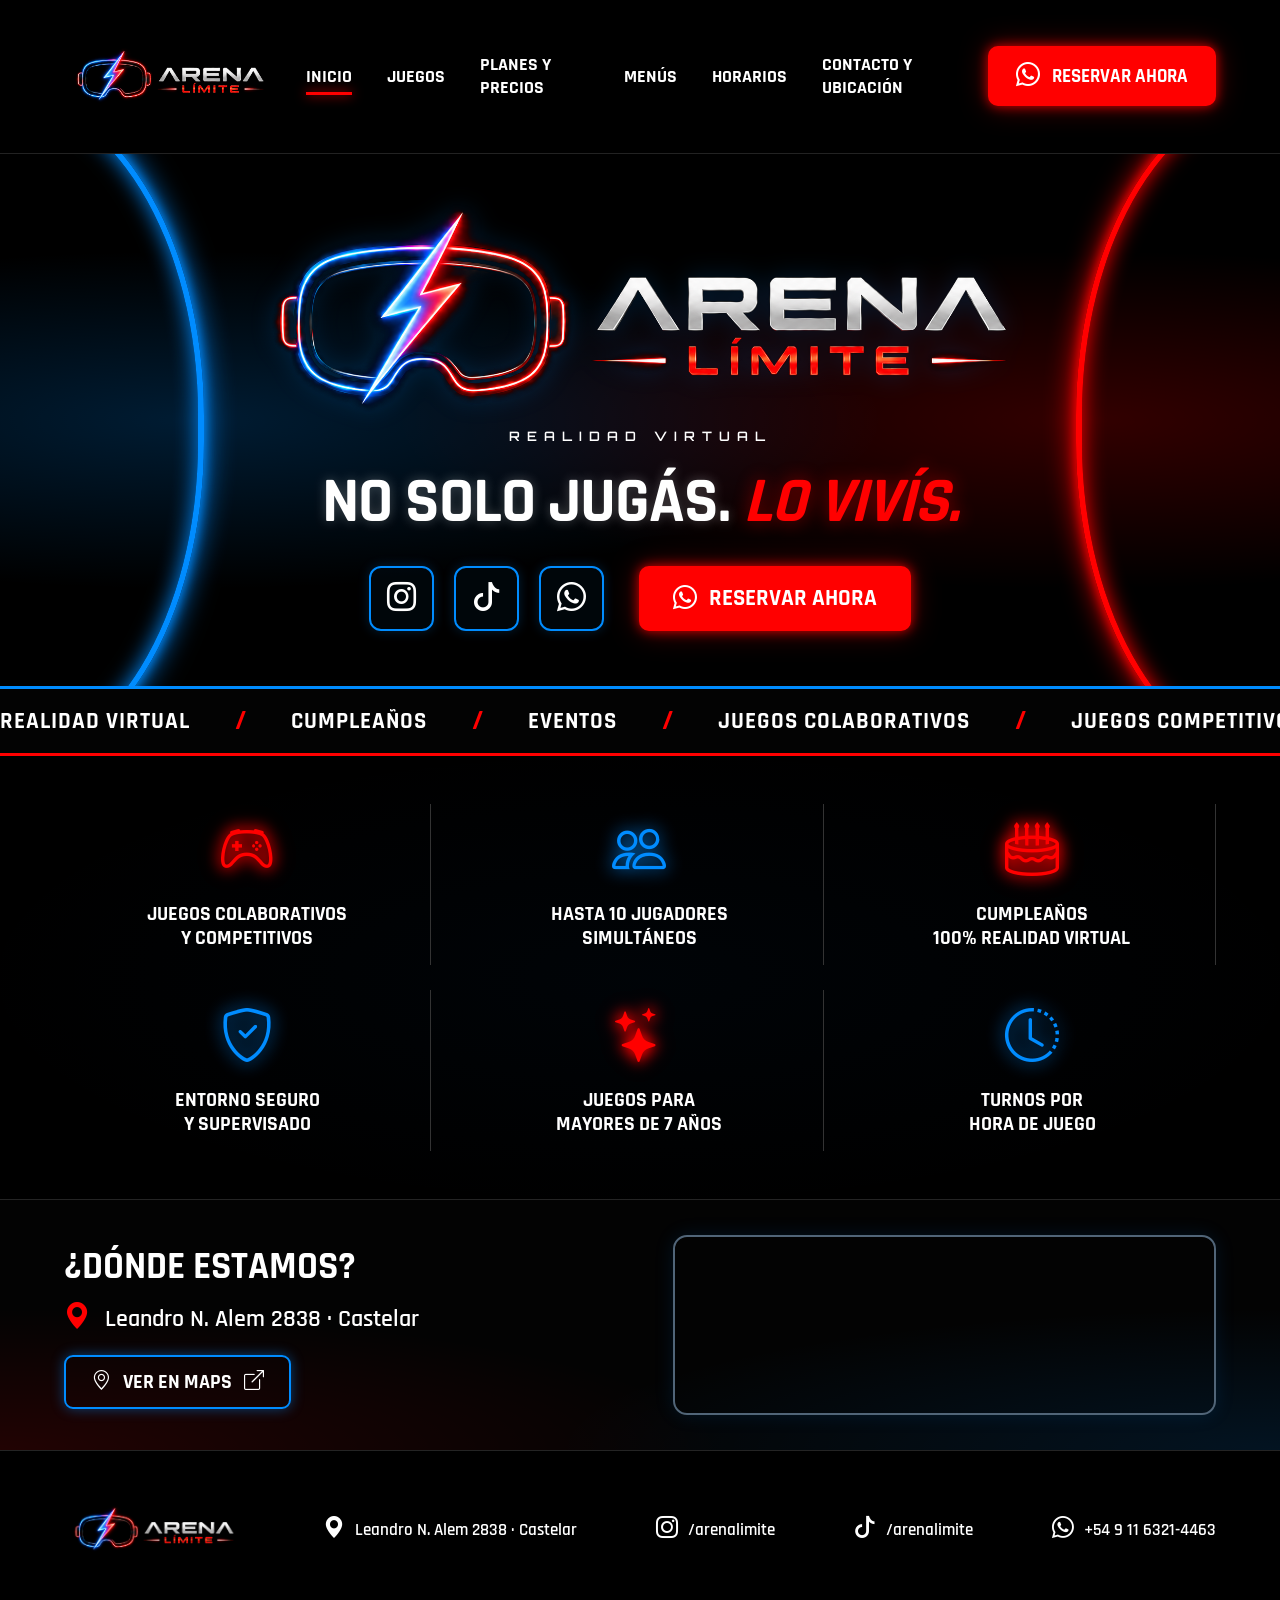
<file: index.html>
<!DOCTYPE html>
<html lang="es">
<head>
    <meta charset="UTF-8">
    <meta name="viewport" content="width=device-width, initial-scale=1.0">

    <title>Arena Límite | Realidad Virtual en Castelar</title>

    <!-- Google Fonts -->
    <link href="https://fonts.googleapis.com/css2?family=Rajdhani:wght@400;500;600;700&family=Orbitron:wght@500;600;700;800;900&display=swap" rel="stylesheet">

    <!-- Bootstrap Icons -->
    <link href="https://cdn.jsdelivr.net/npm/bootstrap-icons@1.11.3/font/bootstrap-icons.min.css" rel="stylesheet">

    <!-- CSS -->
    <link rel="stylesheet" href="/arena2026.css">
</head>

<body>

    <!-- HEADER -->
    <header class="header">
        <div class="header-container">

            <a href="index.html" class="header-logo">
                <img src="img/logoarena.png" alt="Arena Límite">
            </a>

            

<nav class="nav">
    <a href="index.html" class="active">INICIO</a>
    <a href="juegos.html">JUEGOS</a>
    <a href="planesyprecios.html">PLANES Y PRECIOS</a>
    <a href="menus.html">MENÚS</a>
    <a href="horarios.html">HORARIOS</a>
    <a href="contactoyubicacion.html">CONTACTO Y UBICACIÓN</a>
</nav>



            <a href="https://wa.me/5491163214463"
               target="_blank"
               rel="noopener noreferrer"
               class="btn-reservar header-reservar">
                <i class="bi bi-whatsapp"></i>
                RESERVAR AHORA
            </a>

        </div>
    </header>


    <!-- HERO -->
    <main>

        <section class="hero">

            <div class="hero-content">

                <img src="img/logoarena-transparente.png"
                     alt="Arena Límite Realidad Virtual"
                     class="hero-logo">

                <p class="hero-subtitle">REALIDAD VIRTUAL</p>

                <h1>
                    NO SOLO JUGÁS.
                    <span>LO VIVÍS.</span>
                </h1>

                <div class="hero-actions">

                    <div class="social-links">

                        <a href="https://www.instagram.com/arenalimite/"
                           target="_blank"
                           rel="noopener noreferrer"
                           aria-label="Instagram">
                            <i class="bi bi-instagram"></i>
                        </a>

                        <a href="https://www.tiktok.com/@arenalimite"
                           target="_blank"
                           rel="noopener noreferrer"
                           aria-label="TikTok">
                            <i class="bi bi-tiktok"></i>
                        </a>

                        <a href="https://wa.me/5491163214463"
                           target="_blank"
                           rel="noopener noreferrer"
                           aria-label="WhatsApp">
                            <i class="bi bi-whatsapp"></i>
                        </a>

                    </div>

                    <a href="https://wa.me/5491163214463"
                       target="_blank"
                       rel="noopener noreferrer"
                       class="btn-reservar hero-reservar">
                        <i class="bi bi-whatsapp"></i>
                        RESERVAR AHORA
                    </a>

                </div>

            </div>

        </section>


        <!-- FRANJA ANIMADA -->
        
<!-- FRANJA ANIMADA -->
<section class="ticker" aria-label="Nuestras experiencias">

    <div class="ticker-track">

        <div class="ticker-group">
            <span>REALIDAD VIRTUAL</span>
            <b>/</b>
            <span>CUMPLEAÑOS</span>
            <b>/</b>
            <span>EVENTOS</span>
            <b>/</b>
            <span>JUEGOS COLABORATIVOS</span>
            <b>/</b>
            <span>JUEGOS COMPETITIVOS</span>
            <b>/</b>
            <span>VENÍ A JUGAR SOLO O CON AMIGOS</span>
            <b>/</b>
            <span>RESERVÁ TU TURNO</span>
            <b>/</b>
        </div>

        <div class="ticker-group" aria-hidden="true">
            <span>REALIDAD VIRTUAL</span>
            <b>/</b>
            <span>CUMPLEAÑOS</span>
            <b>/</b>
            <span>EVENTOS</span>
            <b>/</b>
            <span>JUEGOS COLABORATIVOS</span>
            <b>/</b>
            <span>JUEGOS COMPETITIVOS</span>
            <b>/</b>
            <span>VENÍ A JUGAR SOLO O CON AMIGOS</span>
            <b>/</b>
            <span>RESERVÁ TU TURNO</span>
            <b>/</b>
        </div>

    </div>

</section>



       
<!-- EXPERIENCIAS -->
<section class="experiencias">

    <div class="experiencias-container">

        <article class="experiencia">
            <i class="bi bi-controller rojo"></i>
            <h2>JUEGOS COLABORATIVOS<br>Y COMPETITIVOS</h2>
        </article>

        <article class="experiencia">
            <i class="bi bi-people azul"></i>
            <h2>HASTA 10 JUGADORES<br>SIMULTÁNEOS</h2>
        </article>

        <article class="experiencia">
            <i class="bi bi-cake2 rojo"></i>
            <h2>CUMPLEAÑOS<br>100% REALIDAD VIRTUAL</h2>
        </article>

        <article class="experiencia">
            <i class="bi bi-shield-check azul"></i>
            <h2>ENTORNO SEGURO<br>Y SUPERVISADO</h2>
        </article>

        <article class="experiencia">
            <i class="bi bi-stars rojo"></i>
            <h2>JUEGOS PARA<br>MAYORES DE 7 AÑOS</h2>
        </article>

        <article class="experiencia">
            <i class="bi bi-clock-history azul"></i>
            <h2>TURNOS POR<br> HORA DE JUEGO</h2>
        </article>

    </div>

</section>



        <!-- UBICACIÓN -->
        <section class="ubicacion">

            <div class="ubicacion-container">

                <div class="ubicacion-info">

                    <h2>¿DÓNDE ESTAMOS?</h2>

                    <p>
                        <i class="bi bi-geo-alt-fill"></i>
                        Leandro N. Alem 2838 · Castelar
                    </p>

                    <a href="https://www.google.com/maps/place/Arena+L%C3%ADmite+-+Realidad+Virtual+Free+Roam+Zona+Oeste/@-34.641904,-58.6462343,906m/data=!3m2!1e3!4b1!4m6!3m5!1s0x95bcbf89a3e3fccf:0x24490e700951e10c!8m2!3d-34.641904!4d-58.6462343!16s%2Fg%2F11zh5_pyql?entry=ttu&g_ep=EgoyMDI2MTExOC4xIKXMDSoASAFQAw%3D%3D"
                       target="_blank"
                       rel="noopener noreferrer"
                       class="btn-maps">
                        <i class="bi bi-geo-alt"></i>
                        VER EN MAPS
                        <i class="bi bi-box-arrow-up-right"></i>
                    </a>

                </div>

                <div class="mapa">
                    

<iframe
    src="https://www.google.com/maps?q=Arena%20L%C3%ADmite%20Realidad%20Virtual%20Free%20Roam%20Zona%20Oeste%20Castelar&amp;output=embed"
    width="100%"
    height="300"
    style="border: 0; border-radius: 12px;"
    allowfullscreen
    loading="lazy"
    referrerpolicy="no-referrer-when-downgrade"
    title="Arena Límite - Realidad Virtual en Castelar">
</iframe>


                </div>

            </div>

        </section>

    </main>


    <!-- FOOTER -->
    <footer class="footer">

        <div class="footer-container">

            <a href="index.html" class="footer-logo">
                <img src="img/logoarena.png" alt="Arena Límite">
            </a>

            
<a href="https://www.google.com/maps/place/Arena+L%C3%ADmite+-+Realidad+Virtual+Free+Roam+Zona+Oeste/@-34.6418996,-58.6488092,906m/data=!3m2!1e3!4b1!4m6!3m5!1s0x95bcbf89a3e3fccf:0x24490e700951e10c!8m2!3d-34.641904!4d-58.6462343!16s%2Fg%2F11zh5_pyql?entry=ttu&amp;g_ep=EgoyMDI2MTExOC4xIKXMDSoASAFQAw%3D%3D"
   target="_blank"
   rel="noopener noreferrer">
    <i class="bi bi-geo-alt-fill"></i>
    Leandro N. Alem 2838 · Castelar
</a>


            <a href="https://www.instagram.com/arenalimite/"
               target="_blank"
               rel="noopener noreferrer">
                <i class="bi bi-instagram"></i>
                /arenalimite
            </a>

            <a href="https://www.tiktok.com/@arenalimite"
               target="_blank"
               rel="noopener noreferrer">
                <i class="bi bi-tiktok"></i>
                /arenalimite
            </a>

            <a href="https://wa.me/5491163214463"
               target="_blank"
               rel="noopener noreferrer">
                <i class="bi bi-whatsapp"></i>
                +54 9 11 6321-4463
            </a>

        </div>

    </footer>

</body>
</html>
</file>
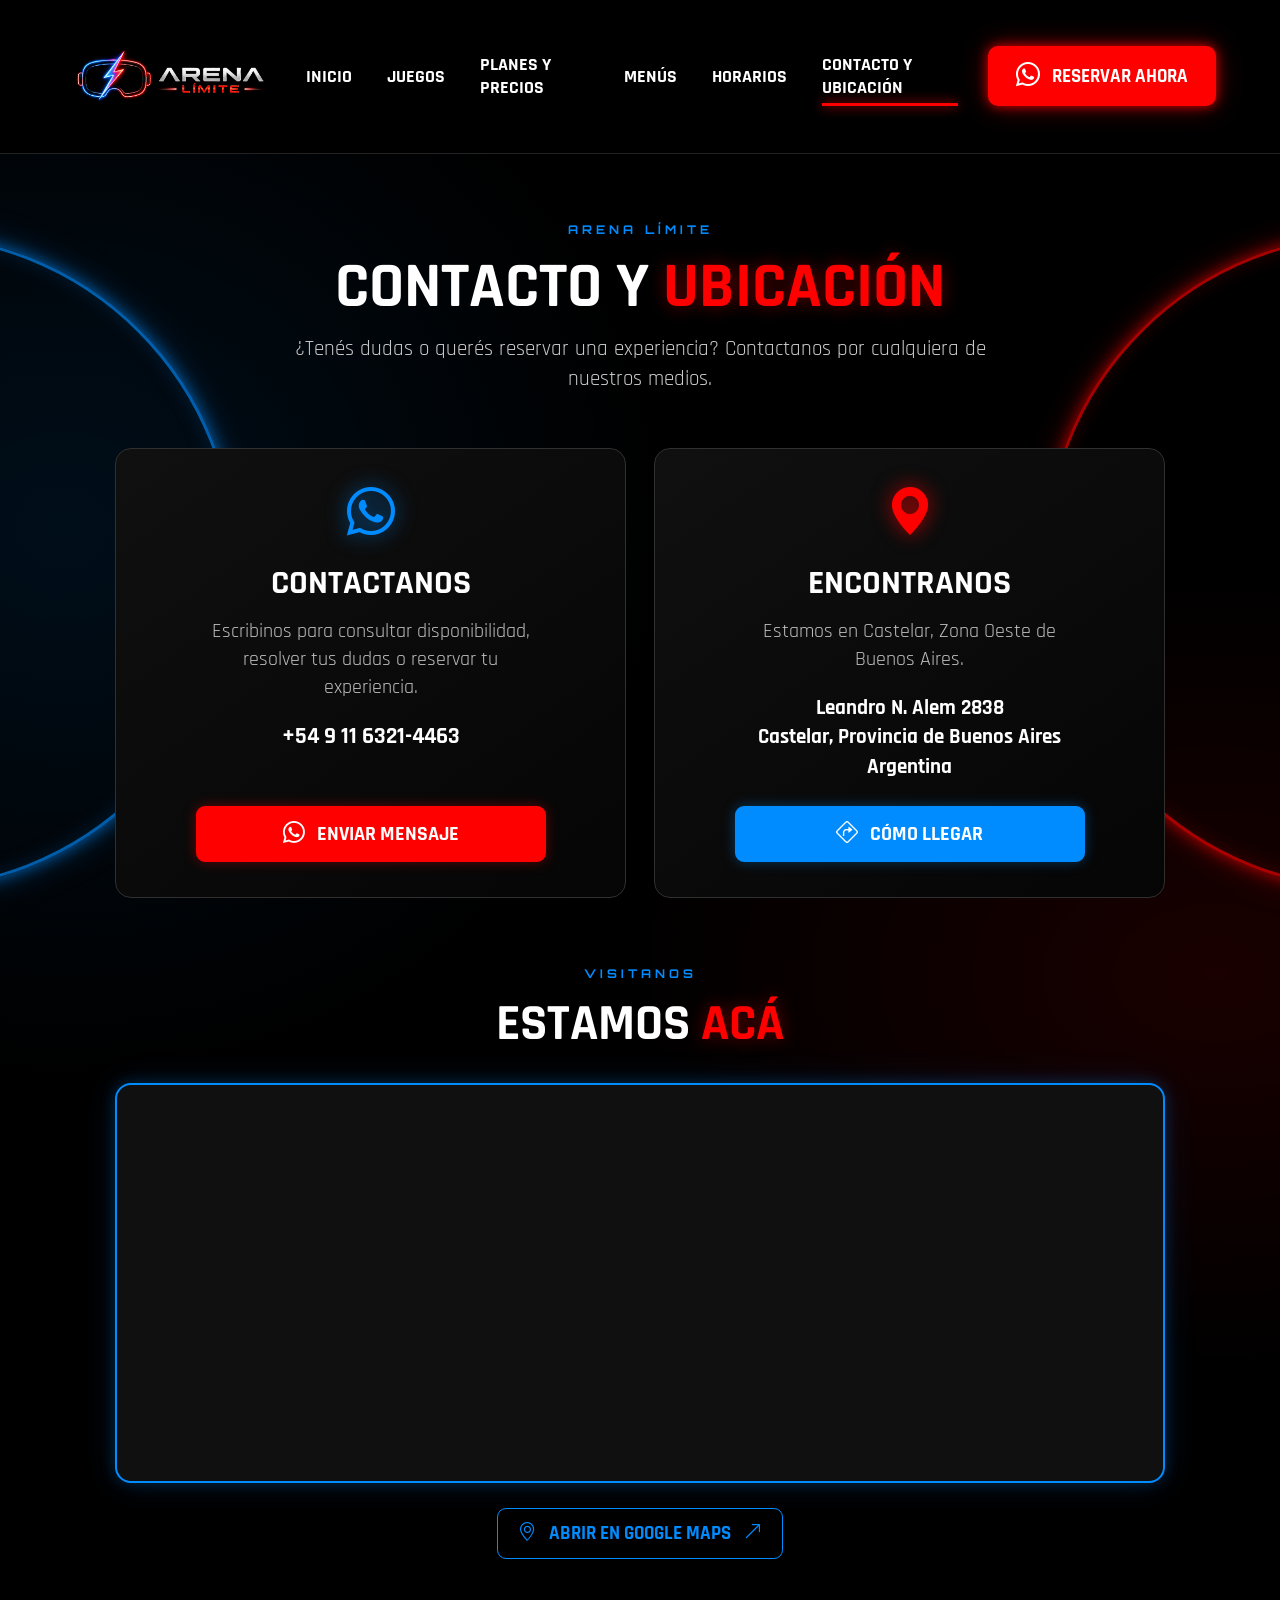
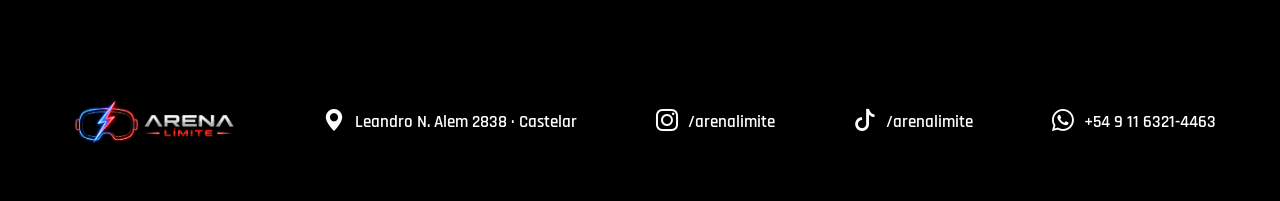
<file: contactoyubicacion.html>
<!DOCTYPE html>
<html lang="es">
<head>
    <meta charset="UTF-8">
    <meta name="viewport" content="width=device-width, initial-scale=1.0">

    <title>Contacto y Ubicación | Arena Límite</title>

    <!-- Tipografías -->
    <link href="https://fonts.googleapis.com/css2?family=Rajdhani:wght@400;500;600;700&family=Orbitron:wght@500;600;700;800;900&display=swap" rel="stylesheet">

    <!-- Bootstrap Icons -->
    <link href="https://cdn.jsdelivr.net/npm/bootstrap-icons@1.11.3/font/bootstrap-icons.min.css" rel="stylesheet">

    <!-- CSS -->
    <link rel="stylesheet" href="/arena2026.css">
</head>

<body>

    <!-- HEADER -->
    <header class="header">
        <div class="header-container">

            <a href="index.html" class="header-logo">
                <img src="img/logoarena.png" alt="Arena Límite">
            </a>

            

<nav class="nav">
    <a href="index.html">INICIO</a>
    <a href="juegos.html">JUEGOS</a>
    <a href="planesyprecios.html">PLANES Y PRECIOS</a>
    <a href="menus.html">MENÚS</a>
    <a href="horarios.html">HORARIOS</a>
    <a href="contactoyubicacion.html" class="active">CONTACTO Y UBICACIÓN</a>
</nav>



            <a href="https://wa.me/5491163214463"
               target="_blank"
               rel="noopener noreferrer"
               class="btn-reservar header-reservar">
                <i class="bi bi-whatsapp"></i>
                RESERVAR AHORA
            </a>

        </div>
    </header>

    <main class="contacto-page">

        <!-- INTRODUCCIÓN -->
        <section class="contacto-intro">

            <span class="contacto-eyebrow">ARENA LÍMITE</span>

            <h1>CONTACTO Y <span>UBICACIÓN</span></h1>

            <p>
                ¿Tenés dudas o querés reservar una experiencia?
                Contactanos por cualquiera de nuestros medios.
            </p>

        </section>

        <!-- INFORMACIÓN DE CONTACTO -->
        <section class="contacto-section">

            <div class="contacto-grid">

                <!-- WHATSAPP -->
                <article class="contacto-card">

                    <div class="contacto-icon azul">
                        <i class="bi bi-whatsapp"></i>
                    </div>

                    <h2>CONTACTANOS</h2>

                    <p>
                        Escribinos para consultar disponibilidad,
                        resolver tus dudas o reservar tu experiencia.
                    </p>

                    <a href="tel:+5491163214463"
                       class="contacto-dato">
                        +54 9 11 6321-4463
                    </a>

                    <a href="https://wa.me/5491163214463?text=Hola%2C%20quiero%20hacer%20una%20consulta%20sobre%20Arena%20L%C3%ADmite."
                       target="_blank"
                       rel="noopener noreferrer"
                       class="contacto-btn contacto-btn-rojo">
                        <i class="bi bi-whatsapp"></i>
                        ENVIAR MENSAJE
                    </a>

                </article>

                <!-- UBICACIÓN -->
                <article class="contacto-card">

                    <div class="contacto-icon rojo">
                        <i class="bi bi-geo-alt-fill"></i>
                    </div>

                    <h2>ENCONTRANOS</h2>

                    <p>
                        Estamos en Castelar, Zona Oeste
                        de Buenos Aires.
                    </p>

                    <address class="contacto-dato contacto-direccion">
                        Leandro N. Alem 2838<br>
                        Castelar, Provincia de Buenos Aires<br>
                        Argentina
                    </address>

                    <a href="https://www.google.com/maps/dir/?api=1&destination=-34.641904%2C-58.6462343"
                       target="_blank"
                       rel="noopener noreferrer"
                       class="contacto-btn contacto-btn-azul">
                        <i class="bi bi-sign-turn-right"></i>
                        CÓMO LLEGAR
                    </a>

                </article>

            </div>

        </section>

        <!-- MAPA -->
        <section class="contacto-mapa-section">

            <div class="contacto-mapa-heading">
                <span class="contacto-eyebrow">VISITANOS</span>
                <h2>ESTAMOS <span>ACÁ</span></h2>
            </div>

            <div class="contacto-mapa-container">

               
<iframe
    src="https://www.google.com/maps?q=Arena%20L%C3%ADmite%20Realidad%20Virtual%20Free%20Roam%20Zona%20Oeste%20Castelar&amp;output=embed"
    width="100%"
    height="300"
    style="border: 0; border-radius: 12px;"
    allowfullscreen
    loading="lazy"
    referrerpolicy="no-referrer-when-downgrade"
    title="Arena Límite - Realidad Virtual en Castelar">
</iframe>


            </div>

            <a href="https://www.google.com/maps/place/Arena+L%C3%ADmite+-+Realidad+Virtual+Free+Roam+Zona+Oeste/@-34.641904,-58.6462343,906m/data=!3m2!1e3!4b1!4m6!3m5!1s0x95bcbf89a3e3fccf:0x24490e700951e10c!8m2!3d-34.641904!4d-58.6462343!16s%2Fg%2F11zh5_pyql?entry=ttu&g_ep=EgoyMDI2MTExOC4xIKXMDSoASAFQAw%3D%3D"
               target="_blank"
               rel="noopener noreferrer"
               class="contacto-mapa-link">
                <i class="bi bi-geo-alt"></i>
                ABRIR EN GOOGLE MAPS
                <i class="bi bi-arrow-up-right"></i>
            </a>

        </section>

    </main>

    <!-- FOOTER -->
    <footer class="footer">

        <div class="footer-container">

            <a href="index.html" class="footer-logo">
                <img src="img/logoarena.png" alt="Arena Límite">
            </a>

            
<a href="https://www.google.com/maps/place/Arena+L%C3%ADmite+-+Realidad+Virtual+Free+Roam+Zona+Oeste/@-34.6418996,-58.6488092,906m/data=!3m2!1e3!4b1!4m6!3m5!1s0x95bcbf89a3e3fccf:0x24490e700951e10c!8m2!3d-34.641904!4d-58.6462343!16s%2Fg%2F11zh5_pyql?entry=ttu&amp;g_ep=EgoyMDI2MTExOC4xIKXMDSoASAFQAw%3D%3D"
   target="_blank"
   rel="noopener noreferrer">
    <i class="bi bi-geo-alt-fill"></i>
    Leandro N. Alem 2838 · Castelar
</a>


            <a href="https://www.instagram.com/arenalimite/"
               target="_blank"
               rel="noopener noreferrer">
                <i class="bi bi-instagram"></i>
                /arenalimite
            </a>

            <a href="https://www.tiktok.com/@arenalimite"
               target="_blank"
               rel="noopener noreferrer">
                <i class="bi bi-tiktok"></i>
                /arenalimite
            </a>

            <a href="https://wa.me/5491163214463"
               target="_blank"
               rel="noopener noreferrer">
                <i class="bi bi-whatsapp"></i>
                +54 9 11 6321-4463
            </a>

        </div>

    </footer>

</body>
</html>
</file>
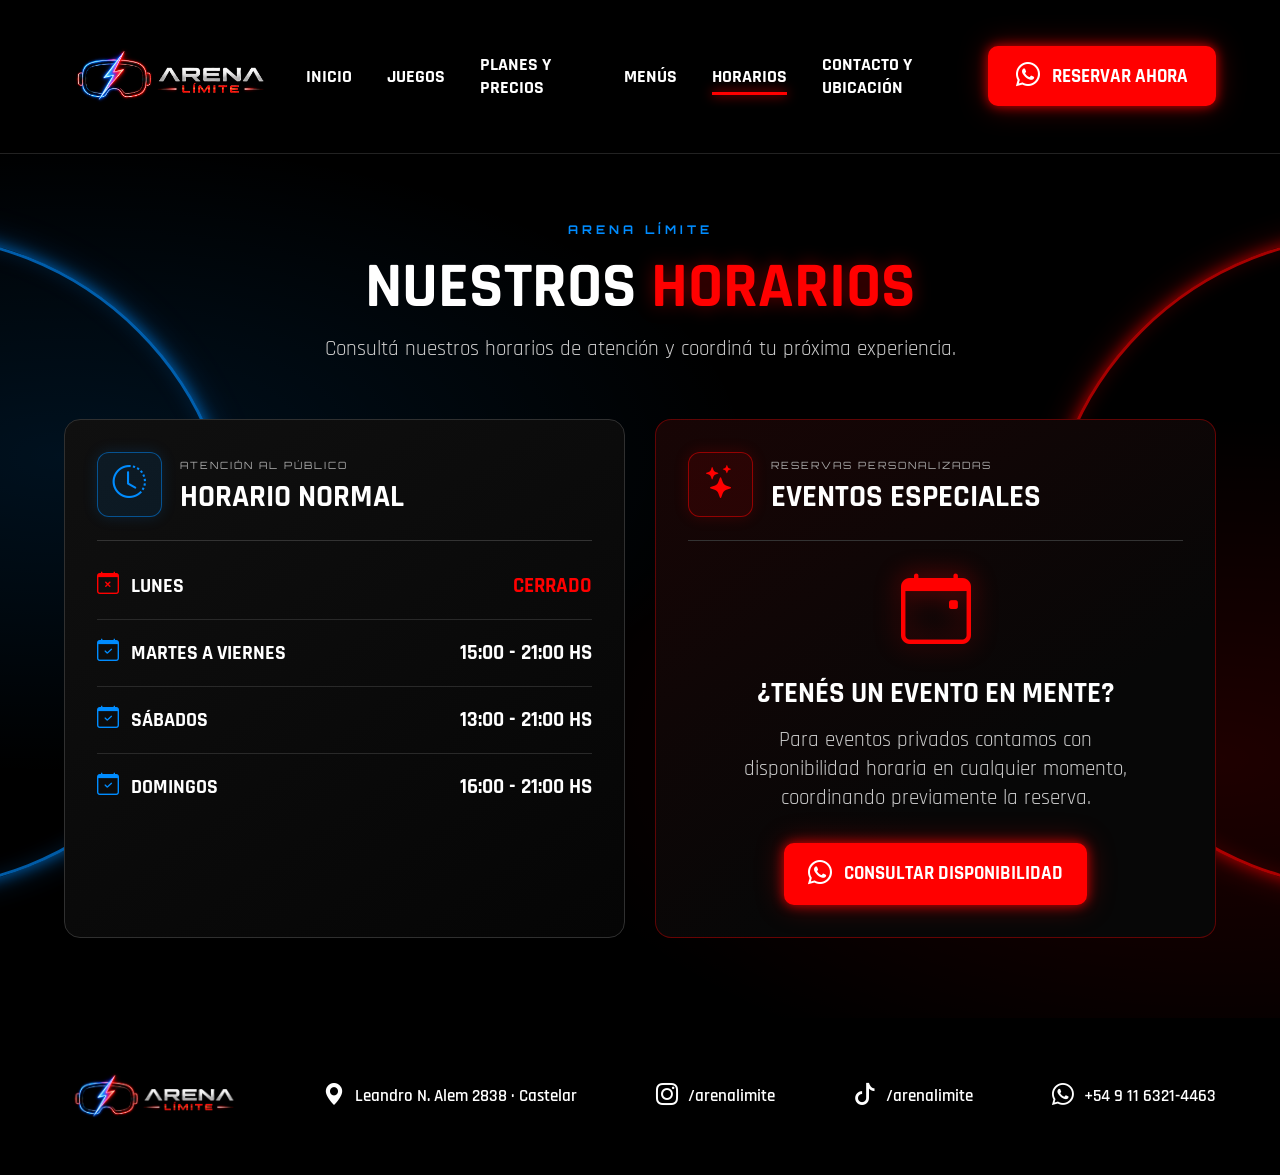
<file: horarios.html>
<!DOCTYPE html>
<html lang="es">
<head>
    <meta charset="UTF-8">
    <meta name="viewport" content="width=device-width, initial-scale=1.0">

    <title>Horarios | Arena Límite</title>

    <!-- Tipografías -->
    <link href="https://fonts.googleapis.com/css2?family=Rajdhani:wght@400;500;600;700&family=Orbitron:wght@500;600;700;800;900&display=swap" rel="stylesheet">

    <!-- Bootstrap Icons -->
    <link href="https://cdn.jsdelivr.net/npm/bootstrap-icons@1.11.3/font/bootstrap-icons.min.css" rel="stylesheet">

    <!-- CSS -->
    <link rel="stylesheet" href="/arena2026.css">
</head>

<body>

    <!-- HEADER -->
    <header class="header">
        <div class="header-container">

            <a href="index.html" class="header-logo">
                <img src="img/logoarena.png" alt="Arena Límite">
            </a>

           

<nav class="nav">
    <a href="index.html">INICIO</a>
    <a href="juegos.html">JUEGOS</a>
    <a href="planesyprecios.html">PLANES Y PRECIOS</a>
    <a href="menus.html">MENÚS</a>
    <a href="horarios.html" class="active">HORARIOS</a>
    <a href="contactoyubicacion.html">CONTACTO Y UBICACIÓN</a>
</nav>



            <a href="https://wa.me/5491163214463"
               target="_blank"
               rel="noopener noreferrer"
               class="btn-reservar header-reservar">
                <i class="bi bi-whatsapp"></i>
                RESERVAR AHORA
            </a>

        </div>
    </header>


    <main class="horarios-page">

        <!-- INTRODUCCIÓN -->
        <section class="horarios-intro">

            <span class="horarios-eyebrow">ARENA LÍMITE</span>

            <h1>NUESTROS <span>HORARIOS</span></h1>

            <p>
                Consultá nuestros horarios de atención
                y coordiná tu próxima experiencia.
            </p>

        </section>


        <!-- CONTENIDO -->
        <section class="horarios-section">

            <div class="horarios-container">

                <!-- HORARIO NORMAL -->
                <article class="horario-card">

                    <div class="horario-card-header">

                        <div class="horario-icon azul">
                            <i class="bi bi-clock-history"></i>
                        </div>

                        <div>
                            <span class="horario-label">
                                ATENCIÓN AL PÚBLICO
                            </span>
                            <h2>HORARIO NORMAL</h2>
                        </div>

                    </div>

                    <div class="horario-lista">

                        <div class="horario-fila cerrado">
                            <span>
                                <i class="bi bi-calendar-x"></i>
                                LUNES
                            </span>

                            <strong>CERRADO</strong>
                        </div>

                        <div class="horario-fila">
                            <span>
                                <i class="bi bi-calendar-check"></i>
                                MARTES A VIERNES
                            </span>

                            <strong>15:00 - 21:00 HS</strong>
                        </div>

                        <div class="horario-fila">
                            <span>
                                <i class="bi bi-calendar-check"></i>
                                SÁBADOS
                            </span>

                            <strong>13:00 - 21:00 HS</strong>
                        </div>

                        <div class="horario-fila">
                            <span>
                                <i class="bi bi-calendar-check"></i>
                                DOMINGOS
                            </span>

                            <strong>16:00 - 21:00 HS</strong>
                        </div>

                    </div>

                </article>


                <!-- EVENTOS ESPECIALES -->
                <article class="horario-card evento-card">

                    <div class="horario-card-header">

                        <div class="horario-icon rojo">
                            <i class="bi bi-stars"></i>
                        </div>

                        <div>
                            <span class="horario-label">
                                RESERVAS PERSONALIZADAS
                            </span>
                            <h2>EVENTOS ESPECIALES</h2>
                        </div>

                    </div>

                    <div class="evento-contenido">

                        <i class="bi bi-calendar-event evento-icono"></i>

                        <h3>¿TENÉS UN EVENTO EN MENTE?</h3>

                        <p>
                            Para eventos privados contamos con
                            disponibilidad horaria en cualquier momento,
                            coordinando previamente la reserva.
                        </p>

                        <a href="https://wa.me/5491163214463?text=Hola%2C%20quiero%20consultar%20por%20la%20disponibilidad%20para%20un%20evento%20privado%20en%20Arena%20L%C3%ADmite."
                           target="_blank"
                           rel="noopener noreferrer"
                           class="btn-reservar evento-reservar">

                            <i class="bi bi-whatsapp"></i>
                            CONSULTAR DISPONIBILIDAD

                        </a>

                    </div>

                </article>

            </div>

        </section>

    </main>


    <!-- FOOTER -->
    <footer class="footer">

        <div class="footer-container">

            <a href="index.html" class="footer-logo">
                <img src="img/logoarena.png" alt="Arena Límite">
            </a>

           
<a href="https://www.google.com/maps/place/Arena+L%C3%ADmite+-+Realidad+Virtual+Free+Roam+Zona+Oeste/@-34.6418996,-58.6488092,906m/data=!3m2!1e3!4b1!4m6!3m5!1s0x95bcbf89a3e3fccf:0x24490e700951e10c!8m2!3d-34.641904!4d-58.6462343!16s%2Fg%2F11zh5_pyql?entry=ttu&amp;g_ep=EgoyMDI2MTExOC4xIKXMDSoASAFQAw%3D%3D"
   target="_blank"
   rel="noopener noreferrer">
    <i class="bi bi-geo-alt-fill"></i>
    Leandro N. Alem 2838 · Castelar
</a>


            <a href="https://www.instagram.com/arenalimite/"
               target="_blank"
               rel="noopener noreferrer">
                <i class="bi bi-instagram"></i>
                /arenalimite
            </a>

            <a href="https://www.tiktok.com/@arenalimite"
               target="_blank"
               rel="noopener noreferrer">
                <i class="bi bi-tiktok"></i>
                /arenalimite
            </a>

            <a href="https://wa.me/5491163214463"
               target="_blank"
               rel="noopener noreferrer">
                <i class="bi bi-whatsapp"></i>
                +54 9 11 6321-4463
            </a>

        </div>

    </footer>

</body>
</html>
</file>
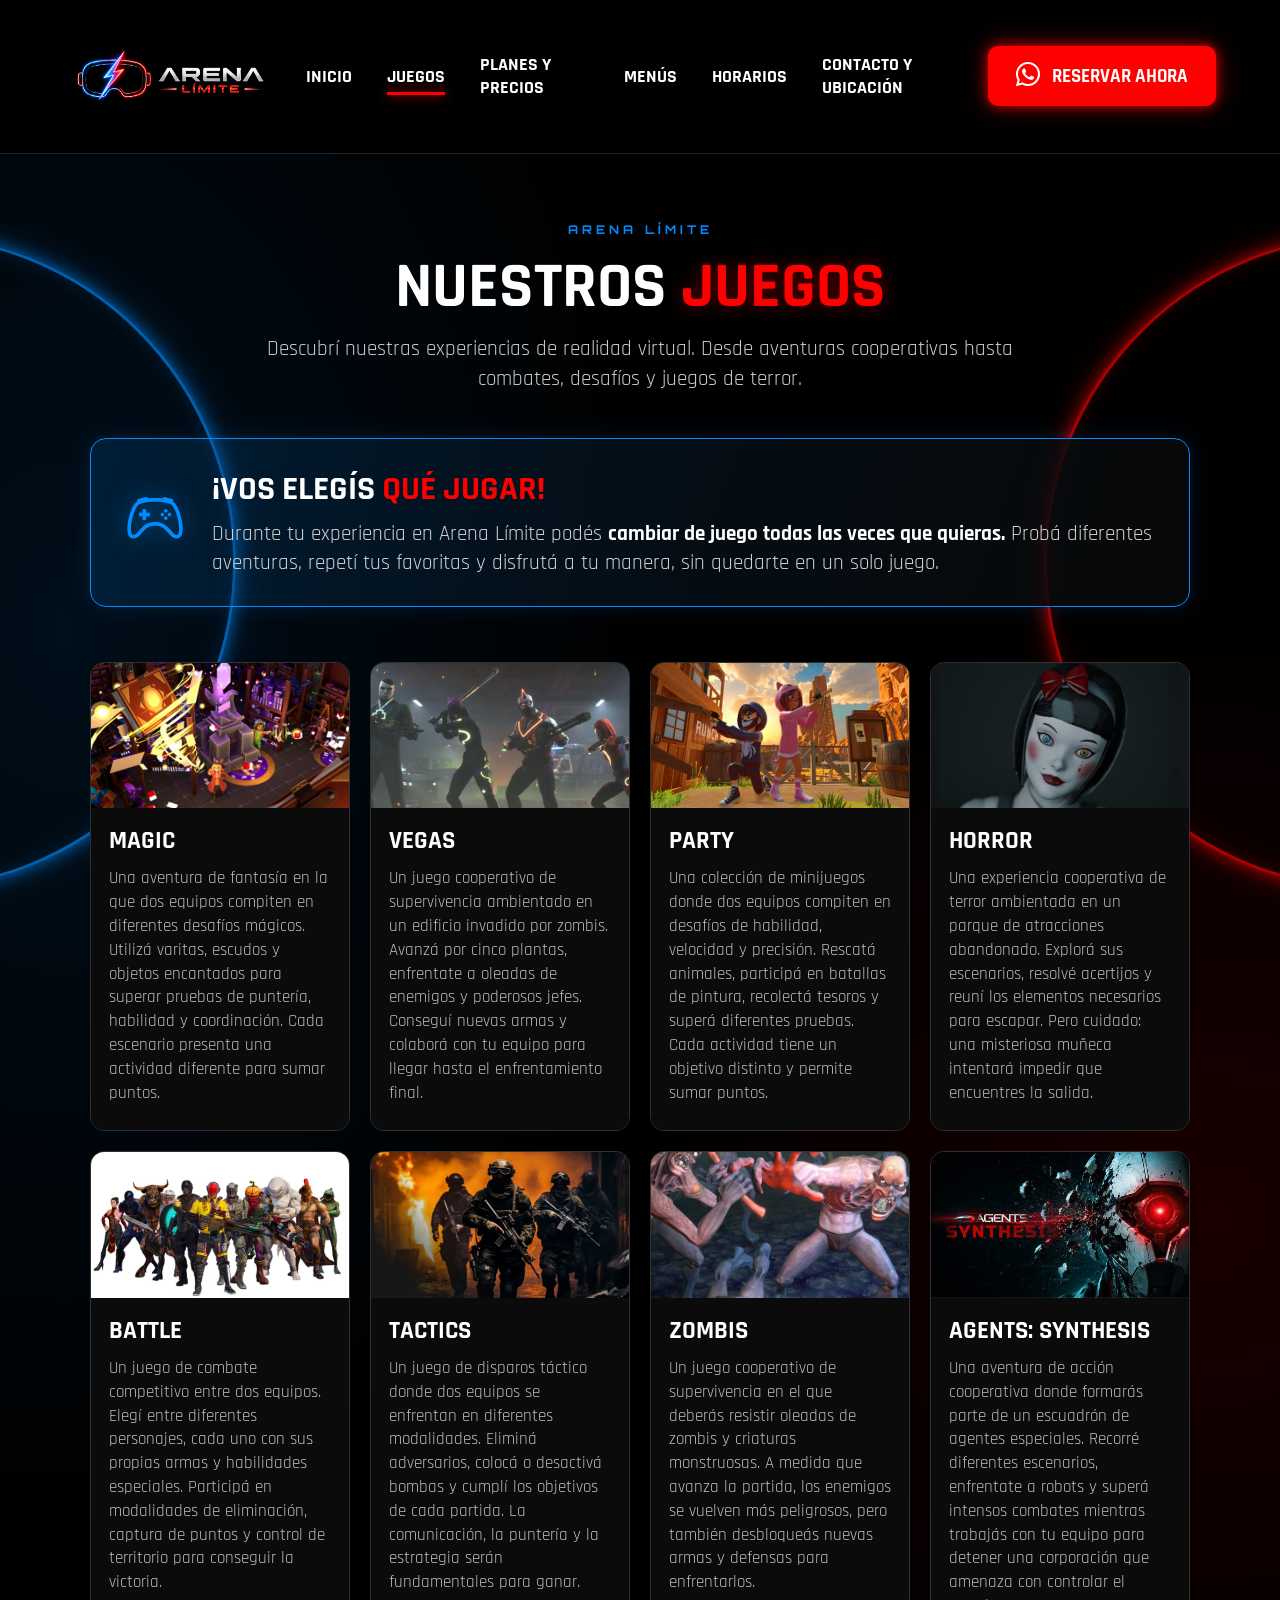
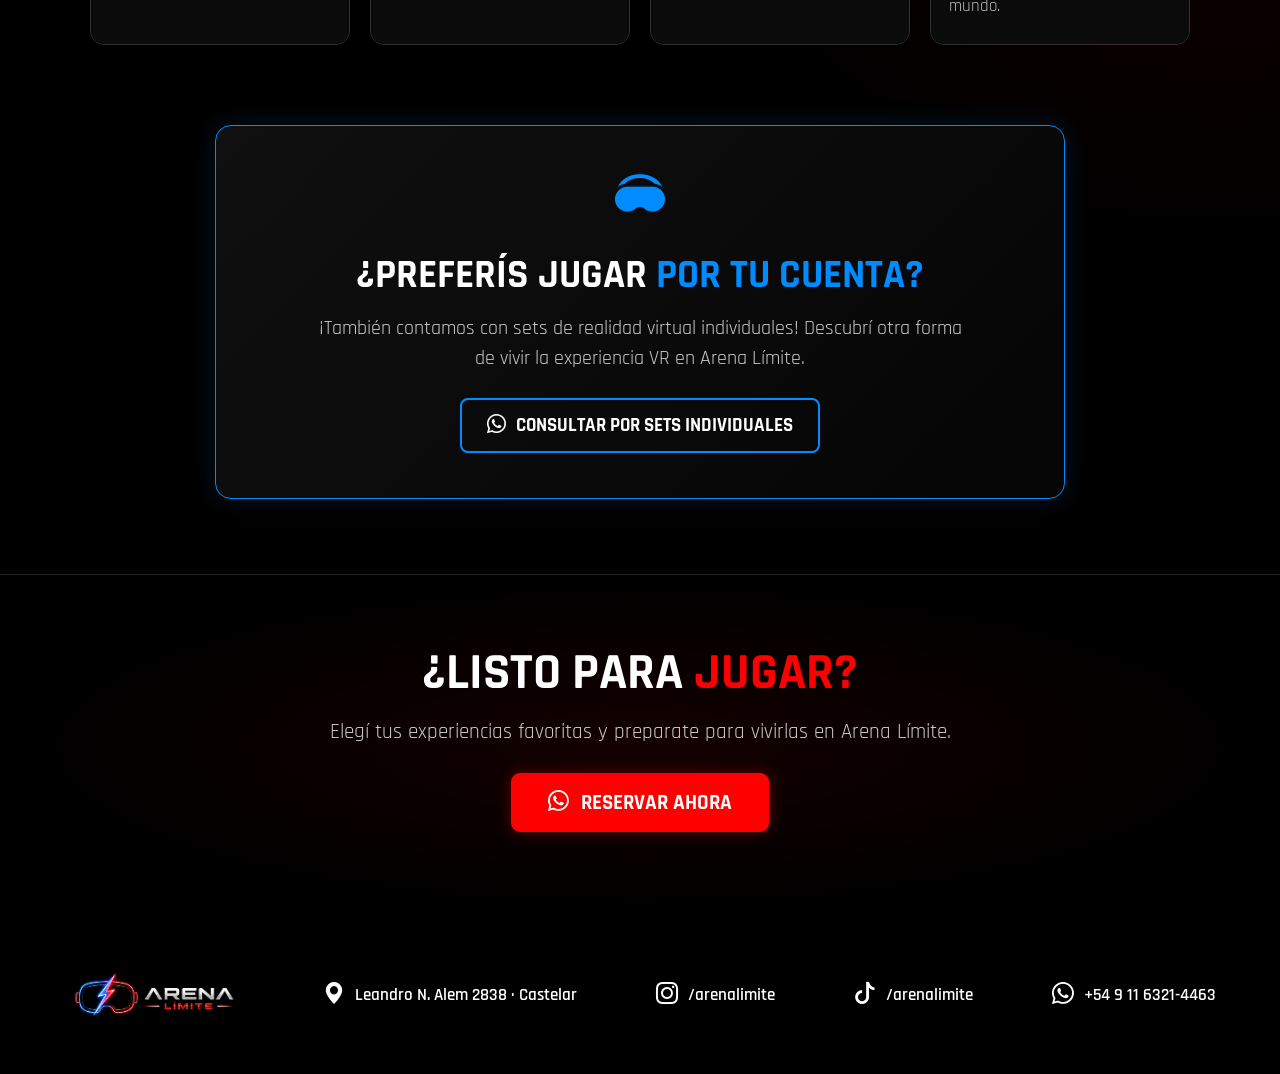
<file: juegos.html>
<!DOCTYPE html>
<html lang="es">
<head>
    <meta charset="UTF-8">
    <meta name="viewport" content="width=device-width, initial-scale=1.0">

    <title>Nuestros Juegos | Arena Límite</title>

    <!-- Tipografías -->
    <link href="https://fonts.googleapis.com/css2?family=Rajdhani:wght@400;500;600;700&family=Orbitron:wght@500;600;700;800;900&display=swap" rel="stylesheet">

    <!-- Bootstrap Icons -->
    <link href="https://cdn.jsdelivr.net/npm/bootstrap-icons@1.11.3/font/bootstrap-icons.min.css" rel="stylesheet">

    <!-- CSS -->
    <link rel="stylesheet" href="/arena2026.css">
</head>

<body>

    <!-- HEADER -->
    <header class="header">
        <div class="header-container">

            <a href="index.html" class="header-logo">
                <img src="img/logoarena.png" alt="Arena Límite">
            </a>

            

<nav class="nav">
    <a href="index.html">INICIO</a>
    <a href="juegos.html" class="active">JUEGOS</a>
    <a href="planesyprecios.html">PLANES Y PRECIOS</a>
    <a href="menus.html">MENÚS</a>
    <a href="horarios.html">HORARIOS</a>
    <a href="contactoyubicacion.html">CONTACTO Y UBICACIÓN</a>
</nav>



            <a href="https://wa.me/5491163214463"
               target="_blank"
               rel="noopener noreferrer"
               class="btn-reservar header-reservar">
                <i class="bi bi-whatsapp"></i>
                RESERVAR AHORA
            </a>

        </div>
    </header>

    <main class="juegos-page">

        <!-- INTRODUCCIÓN -->
        <section class="juegos-intro">

            <span class="juegos-eyebrow">ARENA LÍMITE</span>

            <h1>NUESTROS <span>JUEGOS</span></h1>

            <p>
                Descubrí nuestras experiencias de realidad virtual.
                Desde aventuras cooperativas hasta combates,
                desafíos y juegos de terror.
            </p>

        </section>

        <!-- CAMBIO LIBRE DE JUEGOS -->
        <section class="juegos-libertad">

            <div class="juegos-libertad-icon">
                <i class="bi bi-controller"></i>
            </div>

            <div class="juegos-libertad-texto">

                <h2>¡VOS ELEGÍS <span>QUÉ JUGAR!</span></h2>

                <p>
                    Durante tu experiencia en Arena Límite podés
                    <strong>cambiar de juego todas las veces que quieras.</strong>
                    Probá diferentes aventuras, repetí tus favoritas
                    y disfrutá a tu manera, sin quedarte en un solo juego.
                </p>

            </div>

        </section>

        <!-- CATÁLOGO DE JUEGOS -->
        <section class="juegos-catalogo">

            <div class="juegos-grid">

                <!-- MAGIC -->
                <article class="juego-card">

                    <img src="img/magic.jpg"
                         alt="Escenario mágico del juego Magic"
                         loading="lazy">

                    <div class="juego-info">
                        <h2>MAGIC</h2>

                        <p>
                            Una aventura de fantasía en la que dos
                            equipos compiten en diferentes desafíos
                            mágicos. Utilizá varitas, escudos y
                            objetos encantados para superar pruebas
                            de puntería, habilidad y coordinación.
                            Cada escenario presenta una actividad
                            diferente para sumar puntos.
                        </p>
                    </div>

                </article>

                <!-- VEGAS -->
                <article class="juego-card">

                    <img src="img/vegas.jpg"
                         alt="Personajes del juego Vegas"
                         loading="lazy">

                    <div class="juego-info">
                        <h2>VEGAS</h2>

                        <p>
                            Un juego cooperativo de supervivencia
                            ambientado en un edificio invadido por
                            zombis. Avanzá por cinco plantas,
                            enfrentate a oleadas de enemigos y
                            poderosos jefes. Conseguí nuevas armas
                            y colaborá con tu equipo para llegar
                            hasta el enfrentamiento final.
                        </p>
                    </div>

                </article>

                <!-- PARTY -->
                <article class="juego-card">

                    <img src="img/party.jpg"
                         alt="Personajes del juego Party"
                         loading="lazy">

                    <div class="juego-info">
                        <h2>PARTY</h2>

                        <p>
                            Una colección de minijuegos donde dos
                            equipos compiten en desafíos de habilidad,
                            velocidad y precisión. Rescatá animales,
                            participá en batallas de pintura,
                            recolectá tesoros y superá diferentes
                            pruebas. Cada actividad tiene un objetivo
                            distinto y permite sumar puntos.
                        </p>
                    </div>

                </article>

                <!-- HORROR -->
                <article class="juego-card">

                    <img src="img/horror.jpg"
                         alt="Muñeca del juego Horror"
                         loading="lazy">

                    <div class="juego-info">
                        <h2>HORROR</h2>

                        <p>
                            Una experiencia cooperativa de terror
                            ambientada en un parque de atracciones
                            abandonado. Explorá sus escenarios,
                            resolvé acertijos y reuní los elementos
                            necesarios para escapar. Pero cuidado:
                            una misteriosa muñeca intentará impedir
                            que encuentres la salida.
                        </p>
                    </div>

                </article>

                <!-- BATTLE -->
                <article class="juego-card">

                    <img src="img/battle.jpg"
                         alt="Personajes del juego Battle"
                         loading="lazy">

                    <div class="juego-info">
                        <h2>BATTLE</h2>

                        <p>
                            Un juego de combate competitivo entre
                            dos equipos. Elegí entre diferentes
                            personajes, cada uno con sus propias
                            armas y habilidades especiales.
                            Participá en modalidades de eliminación,
                            captura de puntos y control de territorio
                            para conseguir la victoria.
                        </p>
                    </div>

                </article>

                <!-- TACTICS -->
                <article class="juego-card">

                    <img src="img/tactics.jpg"
                         alt="Soldados del juego Tactics"
                         loading="lazy">

                    <div class="juego-info">
                        <h2>TACTICS</h2>

                        <p>
                            Un juego de disparos táctico donde
                            dos equipos se enfrentan en diferentes
                            modalidades. Eliminá adversarios,
                            colocá o desactivá bombas y cumplí
                            los objetivos de cada partida.
                            La comunicación, la puntería y
                            la estrategia serán fundamentales
                            para ganar.
                        </p>
                    </div>

                </article>

                <!-- ZOMBIS -->
                <article class="juego-card">

                    <img src="img/zombis.jpg"
                         alt="Criaturas del juego Zombis"
                         loading="lazy">

                    <div class="juego-info">
                        <h2>ZOMBIS</h2>

                        <p>
                            Un juego cooperativo de supervivencia
                            en el que deberás resistir oleadas
                            de zombis y criaturas monstruosas.
                            A medida que avanza la partida,
                            los enemigos se vuelven más peligrosos,
                            pero también desbloqueás nuevas armas
                            y defensas para enfrentarlos.
                        </p>
                    </div>

                </article>

                <!-- AGENTS -->
                <article class="juego-card">

                    <img src="img/agents.jpg"
                         alt="Agents Synthesis"
                         loading="lazy">

                    <div class="juego-info">
                        <h2>AGENTS: SYNTHESIS</h2>

                        <p>
                            Una aventura de acción cooperativa
                            donde formarás parte de un escuadrón
                            de agentes especiales. Recorré
                            diferentes escenarios, enfrentate
                            a robots y superá intensos combates
                            mientras trabajás con tu equipo
                            para detener una corporación que
                            amenaza con controlar el mundo.
                        </p>
                    </div>

                </article>

            </div>

        </section>



<section class="juegos-individuales">
    <div class="juegos-individuales-contenido">

        <i class="bi bi-headset-vr"></i>

        <h2>¿PREFERÍS JUGAR <span>POR TU CUENTA?</span></h2>

        <p>
            ¡También contamos con sets de realidad virtual individuales!
            Descubrí otra forma de vivir la experiencia VR en Arena Límite.
        </p>

        <a href="https://wa.me/5491163214463?text=Hola%2C%20quiero%20consultar%20por%20los%20sets%20de%20juegos%20individuales."
           target="_blank"
           rel="noopener noreferrer"
           class="juegos-individuales-btn">
            <i class="bi bi-whatsapp"></i>
            CONSULTAR POR SETS INDIVIDUALES
        </a>

    </div>
</section>


        <!-- RESERVAS -->
        <section class="juegos-cta">

            <h2>¿LISTO PARA <span>JUGAR?</span></h2>

            <p>
                Elegí tus experiencias favoritas y preparate
                para vivirlas en Arena Límite.
            </p>

            <a href="https://wa.me/5491163214463?text=Hola%2C%20quiero%20reservar%20una%20experiencia%20en%20Arena%20L%C3%ADmite."
               target="_blank"
               rel="noopener noreferrer"
               class="juegos-cta-btn">
                <i class="bi bi-whatsapp"></i>
                RESERVAR AHORA
            </a>

        </section>

    </main>

    <!-- FOOTER -->
    <footer class="footer">

        <div class="footer-container">

            <a href="index.html" class="footer-logo">
                <img src="img/logoarena.png" alt="Arena Límite">
            </a>

            
<a href="https://www.google.com/maps/place/Arena+L%C3%ADmite+-+Realidad+Virtual+Free+Roam+Zona+Oeste/@-34.6418996,-58.6488092,906m/data=!3m2!1e3!4b1!4m6!3m5!1s0x95bcbf89a3e3fccf:0x24490e700951e10c!8m2!3d-34.641904!4d-58.6462343!16s%2Fg%2F11zh5_pyql?entry=ttu&amp;g_ep=EgoyMDI2MTExOC4xIKXMDSoASAFQAw%3D%3D"
   target="_blank"
   rel="noopener noreferrer">
    <i class="bi bi-geo-alt-fill"></i>
    Leandro N. Alem 2838 · Castelar
</a>


            <a href="https://www.instagram.com/arenalimite/"
               target="_blank"
               rel="noopener noreferrer">
                <i class="bi bi-instagram"></i>
                /arenalimite
            </a>

            <a href="https://www.tiktok.com/@arenalimite"
               target="_blank"
               rel="noopener noreferrer">
                <i class="bi bi-tiktok"></i>
                /arenalimite
            </a>

            <a href="https://wa.me/5491163214463"
               target="_blank"
               rel="noopener noreferrer">
                <i class="bi bi-whatsapp"></i>
                +54 9 11 6321-4463
            </a>

        </div>

    </footer>

</body>
</html>
</file>
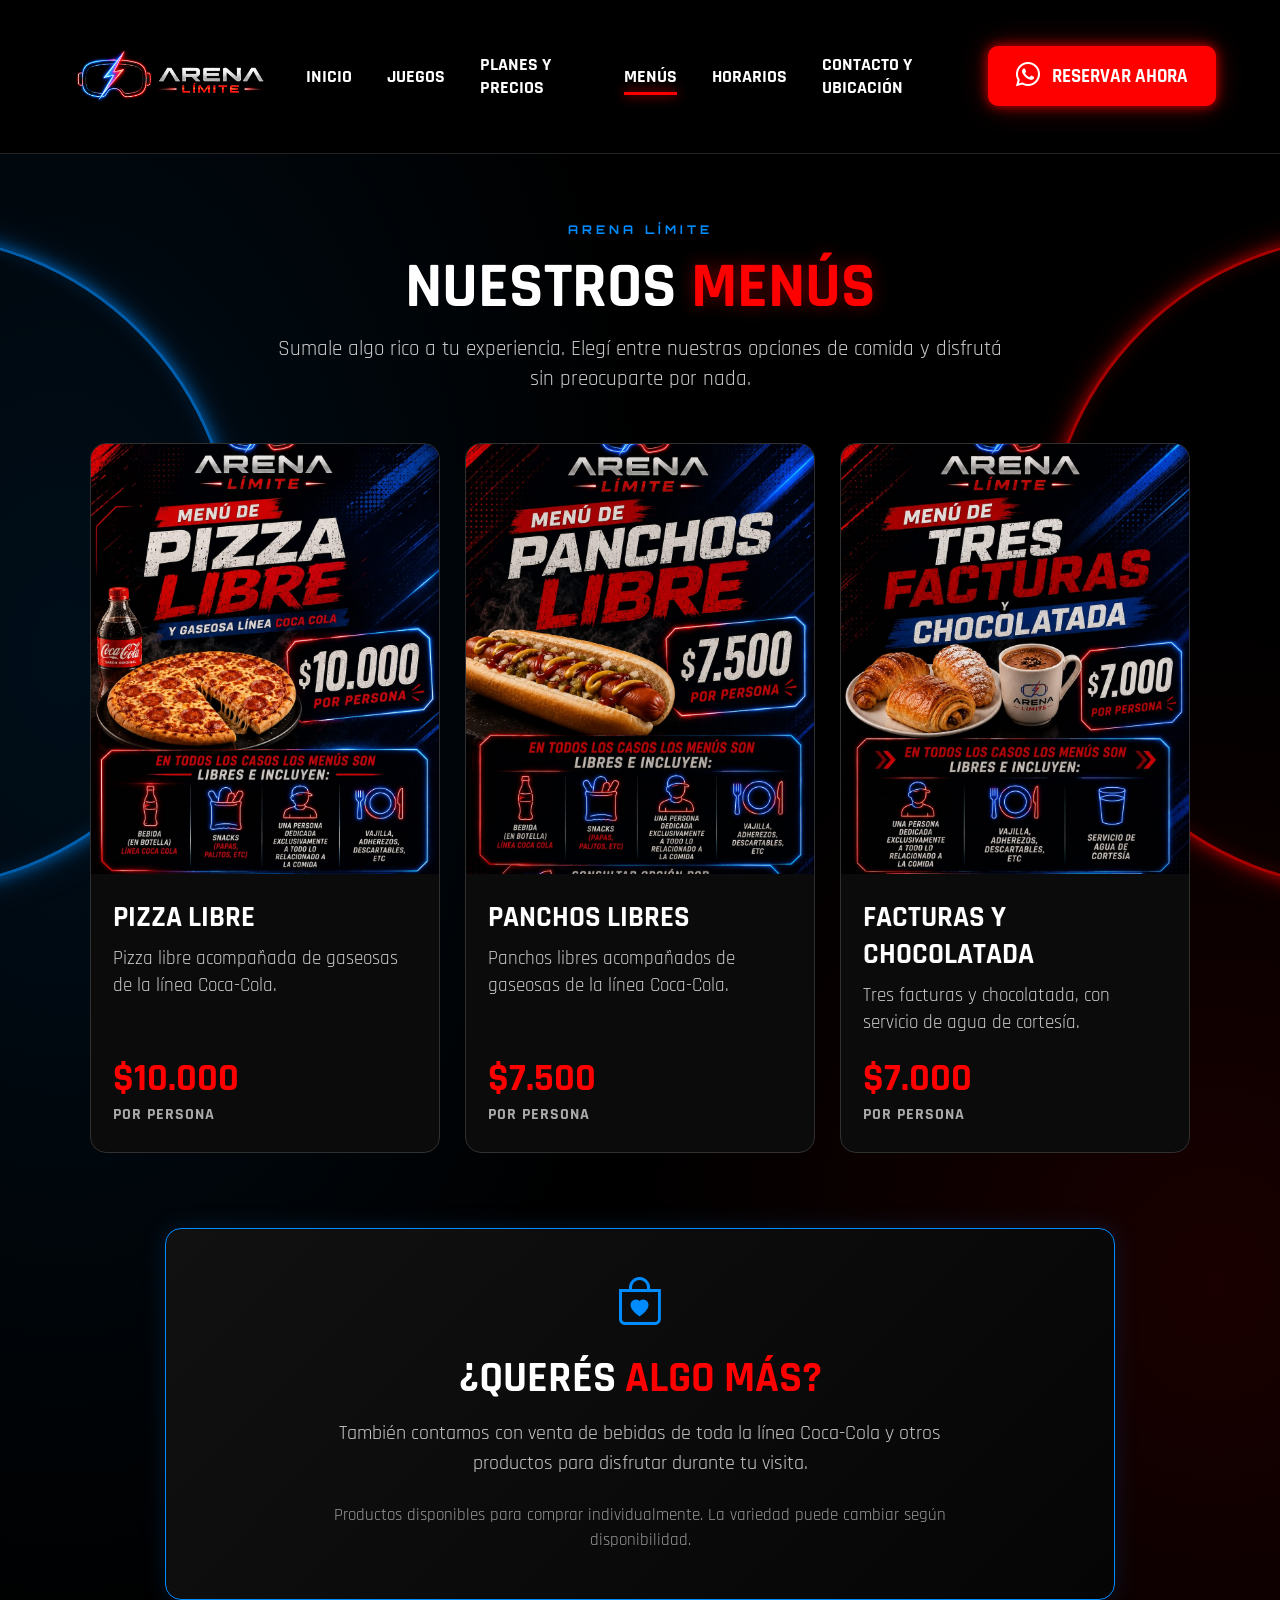
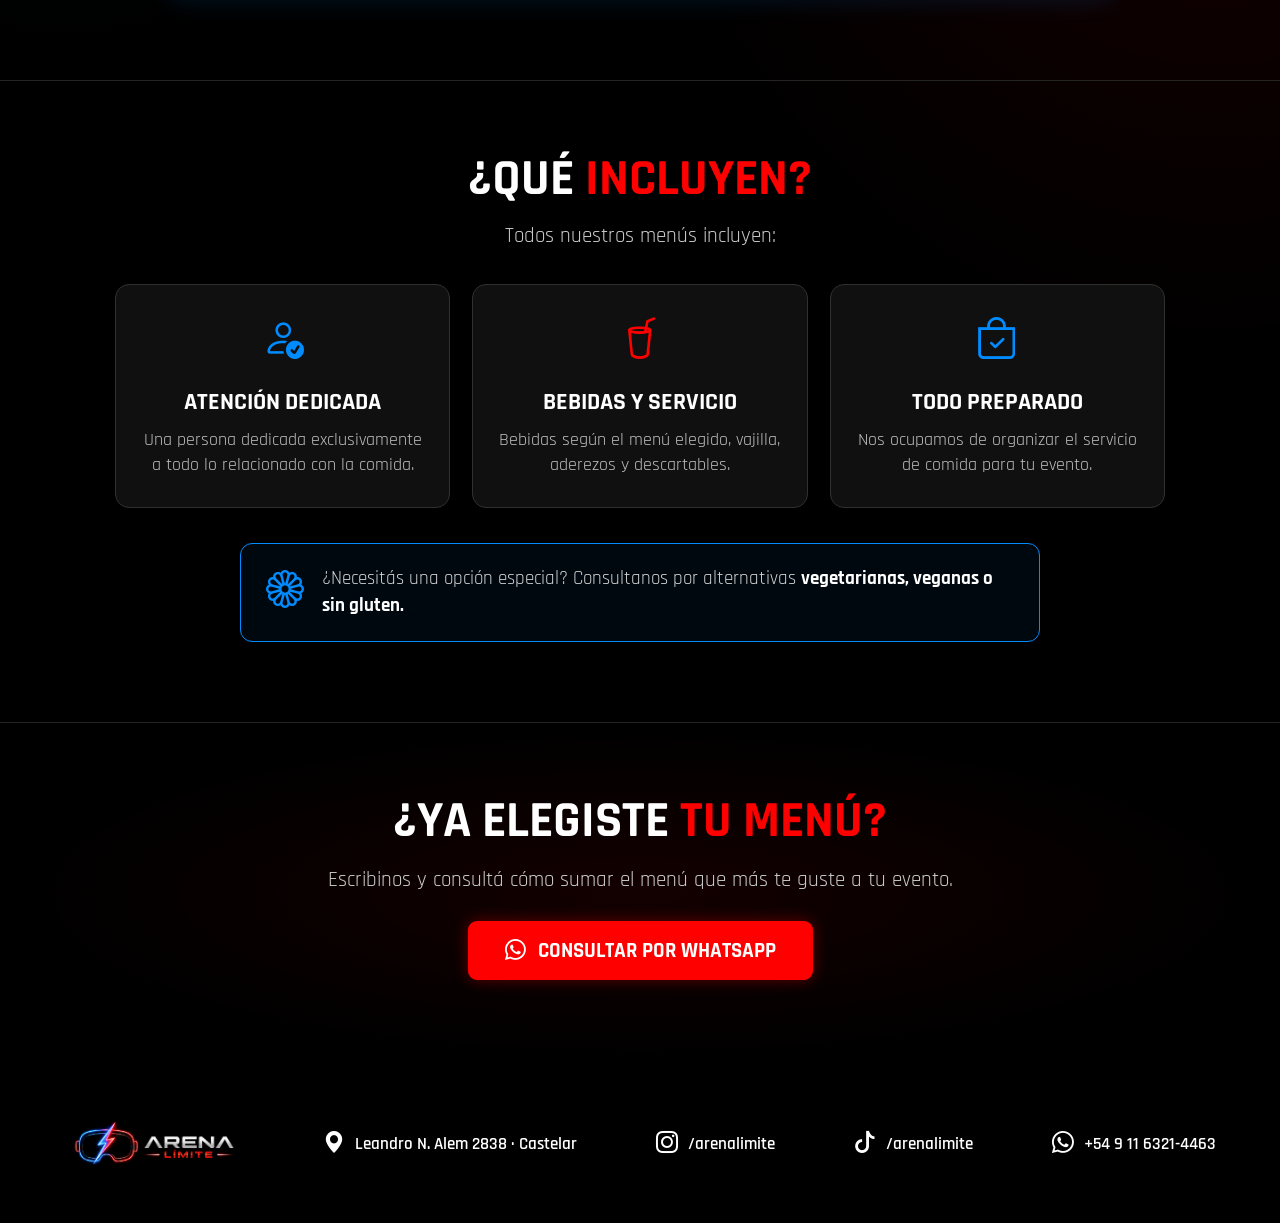
<file: menus.html>
<!DOCTYPE html>
<html lang="es">

<head>
    <meta charset="UTF-8">
    <meta name="viewport" content="width=device-width, initial-scale=1.0">

    <title>Menús | Arena Límite</title>

    <link href="https://fonts.googleapis.com/css2?family=Rajdhani:wght@400;500;600;700&family=Orbitron:wght@500;600;700;800;900&display=swap" rel="stylesheet">

    <link href="https://cdn.jsdelivr.net/npm/bootstrap-icons@1.11.3/font/bootstrap-icons.min.css" rel="stylesheet">

    <link rel="stylesheet" href="/arena2026.css">
</head>

<body>

    <!-- HEADER -->
    <header class="header">
        <div class="header-container">

            <a href="index.html" class="header-logo">
                <img src="img/logoarena.png" alt="Arena Límite">
            </a>

            
<nav class="nav">
    <a href="index.html">INICIO</a>
    <a href="juegos.html">JUEGOS</a>
    <a href="planesyprecios.html">PLANES Y PRECIOS</a>
    <a href="menus.html" class="active">MENÚS</a>
    <a href="horarios.html">HORARIOS</a>
    <a href="contactoyubicacion.html">CONTACTO Y UBICACIÓN</a>
</nav>


            <a href="https://wa.me/5491163214463"
               target="_blank"
               rel="noopener noreferrer"
               class="btn-reservar header-reservar">
                <i class="bi bi-whatsapp"></i>
                RESERVAR AHORA
            </a>

        </div>
    </header>

    <main class="menus-page">

        <!-- INTRODUCCIÓN -->
        <section class="menus-intro">

            <span class="menus-eyebrow">ARENA LÍMITE</span>

            <h1>NUESTROS <span>MENÚS</span></h1>

            <p>
                Sumale algo rico a tu experiencia.
                Elegí entre nuestras opciones de comida
                y disfrutá sin preocuparte por nada.
            </p>

        </section>

        <!-- TARJETAS DE MENÚS -->
        <section class="menus-catalogo">

            <div class="menus-grid">

                <!-- PIZZA -->
                <article class="menu-card">

                    <div class="menu-card-imagen">
                        <img src="img/pizza.jpeg"
                             alt="Menú de pizza libre de Arena Límite"
                             loading="lazy">
                    </div>

                    <div class="menu-card-info">

                        <h2>PIZZA LIBRE</h2>

                        <p>
                            Pizza libre acompañada de gaseosas
                            de la línea Coca-Cola.
                        </p>

                        <div class="menu-card-precio">
                            $10.000
                            <span>POR PERSONA</span>
                        </div>

                    </div>

                </article>

                <!-- PANCHOS -->
                <article class="menu-card">

                    <div class="menu-card-imagen">
                        <img src="img/panchos.jpeg"
                             alt="Menú de panchos libres de Arena Límite"
                             loading="lazy">
                    </div>

                    <div class="menu-card-info">

                        <h2>PANCHOS LIBRES</h2>

                        <p>
                            Panchos libres acompañados de gaseosas
                            de la línea Coca-Cola.
                        </p>

                        <div class="menu-card-precio">
                            $7.500
                            <span>POR PERSONA</span>
                        </div>

                    </div>

                </article>

                <!-- FACTURAS -->
                <article class="menu-card">

                    <div class="menu-card-imagen">
                        <img src="img/facturas.jpeg"
                             alt="Menú de facturas y chocolatada de Arena Límite"
                             loading="lazy">
                    </div>

                    <div class="menu-card-info">

                        <h2>FACTURAS Y CHOCOLATADA</h2>

                        <p>
                            Tres facturas y chocolatada,
                            con servicio de agua de cortesía.
                        </p>

                        <div class="menu-card-precio">
                            $7.000
                            <span>POR PERSONA</span>
                        </div>

                    </div>

                </article>

            </div>

        </section>



<section class="menus-kiosco">

    <div class="menus-kiosco-contenido">

        <div class="menus-kiosco-icono">
            <i class="bi bi-bag-heart"></i>
        </div>

        <h2>¿QUERÉS <span>ALGO MÁS?</span></h2>

        <p>
            También contamos con venta de bebidas de toda
            la línea Coca-Cola y otros productos para
            disfrutar durante tu visita.
        </p>

        <p class="menus-kiosco-aclaracion">
            Productos disponibles para comprar individualmente.
            La variedad puede cambiar según disponibilidad.
        </p>

    </div>

</section>


        <!-- QUÉ INCLUYEN -->
        <section class="menus-incluye">

            <h2>¿QUÉ <span>INCLUYEN?</span></h2>

            <p class="menus-incluye-subtitulo">
                Todos nuestros menús incluyen:
            </p>

            <div class="menus-beneficios">

                <div class="menus-beneficio">
                    <i class="bi bi-person-check"></i>
                    <h3>ATENCIÓN DEDICADA</h3>
                    <p>
                        Una persona dedicada exclusivamente
                        a todo lo relacionado con la comida.
                    </p>
                </div>

                <div class="menus-beneficio">
                    <i class="bi bi-cup-straw"></i>
                    <h3>BEBIDAS Y SERVICIO</h3>
                    <p>
                        Bebidas según el menú elegido,
                        vajilla, aderezos y descartables.
                    </p>
                </div>

                <div class="menus-beneficio">
                    <i class="bi bi-bag-check"></i>
                    <h3>TODO PREPARADO</h3>
                    <p>
                        Nos ocupamos de organizar
                        el servicio de comida para tu evento.
                    </p>
                </div>

            </div>

            <div class="menus-especiales">
                <i class="bi bi-flower1"></i>

                <p>
                    ¿Necesitás una opción especial?
                    Consultanos por alternativas
                    <strong>vegetarianas, veganas o sin gluten.</strong>
                </p>
            </div>

        </section>

        <!-- CTA -->
        <section class="menus-cta">

            <h2>¿YA ELEGISTE <span>TU MENÚ?</span></h2>

            <p>
                Escribinos y consultá cómo sumar
                el menú que más te guste a tu evento.
            </p>

            <a href="https://wa.me/5491163214463?text=Hola%2C%20quiero%20consultar%20por%20los%20men%C3%BAs%20de%20Arena%20L%C3%ADmite."
               target="_blank"
               rel="noopener noreferrer"
               class="menus-cta-btn">
                <i class="bi bi-whatsapp"></i>
                CONSULTAR POR WHATSAPP
            </a>

        </section>

    </main>

    <!-- FOOTER -->
    <footer class="footer">

        <div class="footer-container">

            <a href="index.html" class="footer-logo">
                <img src="img/logoarena.png" alt="Arena Límite">
            </a>

            
<a href="https://www.google.com/maps/place/Arena+L%C3%ADmite+-+Realidad+Virtual+Free+Roam+Zona+Oeste/@-34.6418996,-58.6488092,906m/data=!3m2!1e3!4b1!4m6!3m5!1s0x95bcbf89a3e3fccf:0x24490e700951e10c!8m2!3d-34.641904!4d-58.6462343!16s%2Fg%2F11zh5_pyql?entry=ttu&amp;g_ep=EgoyMDI2MTExOC4xIKXMDSoASAFQAw%3D%3D"
   target="_blank"
   rel="noopener noreferrer">
    <i class="bi bi-geo-alt-fill"></i>
    Leandro N. Alem 2838 · Castelar
</a>


            <a href="https://www.instagram.com/arenalimite/"
               target="_blank"
               rel="noopener noreferrer">
                <i class="bi bi-instagram"></i>
                /arenalimite
            </a>

            <a href="https://www.tiktok.com/@arenalimite"
               target="_blank"
               rel="noopener noreferrer">
                <i class="bi bi-tiktok"></i>
                /arenalimite
            </a>

            <a href="https://wa.me/5491163214463"
               target="_blank"
               rel="noopener noreferrer">
                <i class="bi bi-whatsapp"></i>
                +54 9 11 6321-4463
            </a>

        </div>

    </footer>

</body>
</html>
</file>
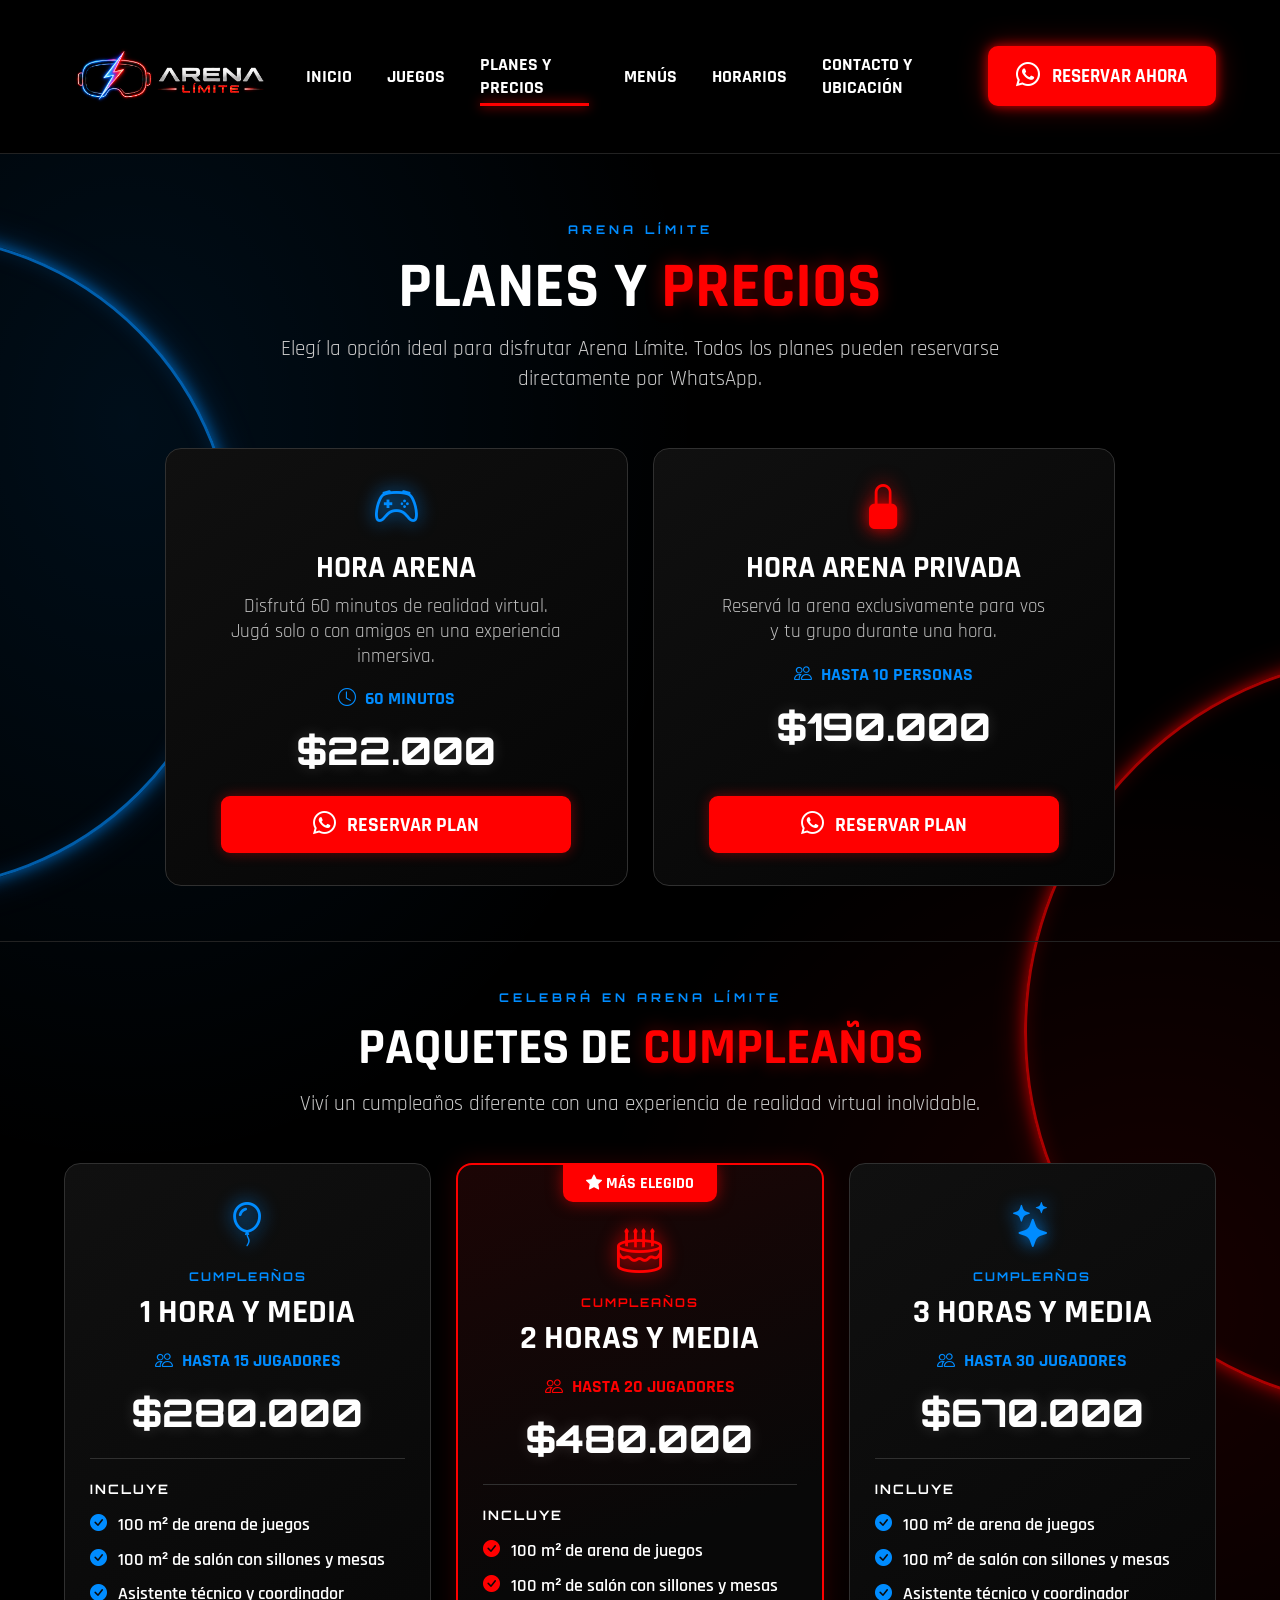
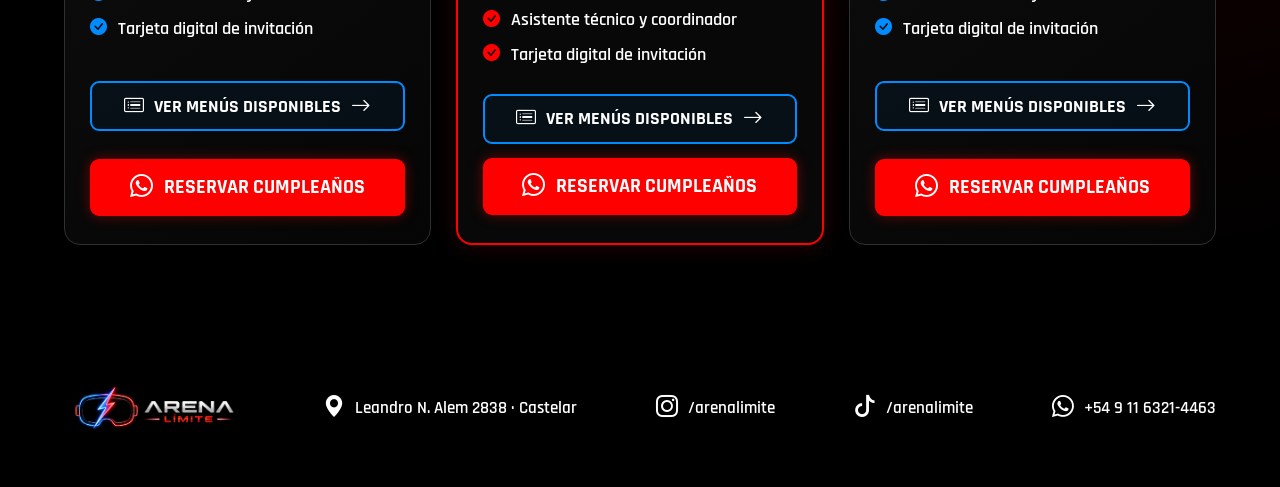
<file: planesyprecios.html>
<!DOCTYPE html>
<html lang="es">
<head>
    <meta charset="UTF-8">
    <meta name="viewport" content="width=device-width, initial-scale=1.0">

    <title>Planes y Precios | Arena Límite</title>

    <!-- Tipografías -->
    <link href="https://fonts.googleapis.com/css2?family=Rajdhani:wght@400;500;600;700&family=Orbitron:wght@500;600;700;800;900&display=swap" rel="stylesheet">

    <!-- Bootstrap Icons -->
    <link href="https://cdn.jsdelivr.net/npm/bootstrap-icons@1.11.3/font/bootstrap-icons.min.css" rel="stylesheet">

    <!-- CSS -->
    <link rel="stylesheet" href="/arena2026.css">
</head>

<body>

    <!-- HEADER -->
    <header class="header">
        <div class="header-container">

            <a href="index.html" class="header-logo">
                <img src="img/logoarena.png" alt="Arena Límite">
            </a>

           

<nav class="nav">
    <a href="index.html">INICIO</a>
    <a href="juegos.html">JUEGOS</a>
    <a href="planesyprecios.html" class="active">PLANES Y PRECIOS</a>
    <a href="menus.html">MENÚS</a>
    <a href="horarios.html">HORARIOS</a>
    <a href="contactoyubicacion.html">CONTACTO Y UBICACIÓN</a>
</nav>



            <a href="https://wa.me/5491163214463"
               target="_blank"
               rel="noopener noreferrer"
               class="btn-reservar header-reservar">
                <i class="bi bi-whatsapp"></i>
                RESERVAR AHORA
            </a>

        </div>
    </header>

    <main class="planes-page">

        <!-- INTRODUCCIÓN -->
        <section class="planes-intro">
            <span class="planes-eyebrow">ARENA LÍMITE</span>

            <h1>PLANES Y <span>PRECIOS</span></h1>

            <p>
                Elegí la opción ideal para disfrutar Arena Límite.
                Todos los planes pueden reservarse directamente por WhatsApp.
            </p>
        </section>

        <!-- PLANES DE ARENA -->
        <section class="planes-section">

            <div class="planes-grid arena-grid">

                <!-- HORA ARENA -->
                <article class="plan-card">

                    <div class="plan-icon azul">
                        <i class="bi bi-controller"></i>
                    </div>

                    <h2>HORA ARENA</h2>

                    <p class="plan-description">
                        Disfrutá 60 minutos de realidad virtual.
                        Jugá solo o con amigos en una experiencia inmersiva.
                    </p>

                    <div class="plan-duration">
                        <i class="bi bi-clock"></i>
                        60 MINUTOS
                    </div>

                    <div class="plan-price">$22.000</div>

                    <a href="https://wa.me/5491163214463?text=Hola%2C%20quiero%20reservar%20el%20plan%20Hora%20Arena%20de%2060%20minutos."
                       target="_blank"
                       rel="noopener noreferrer"
                       class="plan-button">
                        <i class="bi bi-whatsapp"></i>
                        RESERVAR PLAN
                    </a>

                </article>

                <!-- HORA ARENA PRIVADA -->
                <article class="plan-card">

                    <div class="plan-icon rojo">
                        <i class="bi bi-lock-fill"></i>
                    </div>

                    <h2>HORA ARENA PRIVADA</h2>

                    <p class="plan-description">
                        Reservá la arena exclusivamente para vos
                        y tu grupo durante una hora.
                    </p>

                    <div class="plan-duration">
                        <i class="bi bi-people"></i>
                        HASTA 10 PERSONAS
                    </div>

                    <div class="plan-price">$190.000</div>

                    <a href="https://wa.me/5491163214463?text=Hola%2C%20quiero%20reservar%20el%20plan%20Hora%20Arena%20Privada%20de%2060%20minutos%20para%20hasta%2010%20personas."
                       target="_blank"
                       rel="noopener noreferrer"
                       class="plan-button">
                        <i class="bi bi-whatsapp"></i>
                        RESERVAR PLAN
                    </a>

                </article>

            </div>

        </section>

        <!-- CUMPLEAÑOS -->
        <section class="cumples-section">

            <div class="section-heading">
                <span class="planes-eyebrow">CELEBRÁ EN ARENA LÍMITE</span>

                <h2>PAQUETES DE <span>CUMPLEAÑOS</span></h2>

                <p>
                    Viví un cumpleaños diferente con una experiencia
                    de realidad virtual inolvidable.
                </p>
            </div>

            <div class="planes-grid cumple-grid">

                <!-- CUMPLEAÑOS 1H30 -->
                <article class="plan-card cumple-card">

                    <div class="plan-icon azul">
                        <i class="bi bi-balloon"></i>
                    </div>

                    <span class="plan-type">CUMPLEAÑOS</span>

                    <h3>1 HORA Y MEDIA</h3>

                    <div class="plan-duration">
                        <i class="bi bi-people"></i>
                        HASTA 15 JUGADORES
                    </div>

                    <div class="plan-price">$280.000</div>

                    <div class="plan-includes">
                        <h4>INCLUYE</h4>

                        <ul>
                            <li>
                                <i class="bi bi-check-circle-fill"></i>
                                100 m² de arena de juegos
                            </li>
                            <li>
                                <i class="bi bi-check-circle-fill"></i>
                                100 m² de salón con sillones y mesas
                            </li>
                            <li>
                                <i class="bi bi-check-circle-fill"></i>
                                Asistente técnico y coordinador
                            </li>
                            <li>
                                <i class="bi bi-check-circle-fill"></i>
                                Tarjeta digital de invitación
                            </li>
                        </ul>
                    </div>

                    <a href="menus.html" class="btn-menus">
                        <i class="bi bi-card-list"></i>
                        VER MENÚS DISPONIBLES
                        <i class="bi bi-arrow-right"></i>
                    </a>

                    <a href="https://wa.me/5491163214463?text=Hola%2C%20quiero%20consultar%20por%20el%20paquete%20de%20cumplea%C3%B1os%20de%201%20hora%20y%20media."
                       target="_blank"
                       rel="noopener noreferrer"
                       class="plan-button">
                        <i class="bi bi-whatsapp"></i>
                        RESERVAR CUMPLEAÑOS
                    </a>

                </article>

                <!-- CUMPLEAÑOS 2H30 -->
                <article class="plan-card cumple-card featured">

                    <div class="featured-badge">
                        <i class="bi bi-star-fill"></i>
                        MÁS ELEGIDO
                    </div>

                    <div class="plan-icon rojo">
                        <i class="bi bi-cake2"></i>
                    </div>

                    <span class="plan-type">CUMPLEAÑOS</span>

                    <h3>2 HORAS Y MEDIA</h3>

                    <div class="plan-duration">
                        <i class="bi bi-people"></i>
                        HASTA 20 JUGADORES
                    </div>

                    <div class="plan-price">$480.000</div>

                    <div class="plan-includes">
                        <h4>INCLUYE</h4>

                        <ul>
                            <li>
                                <i class="bi bi-check-circle-fill"></i>
                                100 m² de arena de juegos
                            </li>
                            <li>
                                <i class="bi bi-check-circle-fill"></i>
                                100 m² de salón con sillones y mesas
                            </li>
                            <li>
                                <i class="bi bi-check-circle-fill"></i>
                                Asistente técnico y coordinador
                            </li>
                            <li>
                                <i class="bi bi-check-circle-fill"></i>
                                Tarjeta digital de invitación
                            </li>
                        </ul>
                    </div>

                    <a href="menus.html" class="btn-menus">
                        <i class="bi bi-card-list"></i>
                        VER MENÚS DISPONIBLES
                        <i class="bi bi-arrow-right"></i>
                    </a>

                    <a href="https://wa.me/5491163214463?text=Hola%2C%20quiero%20consultar%20por%20el%20paquete%20de%20cumplea%C3%B1os%20de%202%20horas%20y%20media."
                       target="_blank"
                       rel="noopener noreferrer"
                       class="plan-button">
                        <i class="bi bi-whatsapp"></i>
                        RESERVAR CUMPLEAÑOS
                    </a>

                </article>

                <!-- CUMPLEAÑOS 3H30 -->
                <article class="plan-card cumple-card">

                    <div class="plan-icon azul">
                        <i class="bi bi-stars"></i>
                    </div>

                    <span class="plan-type">CUMPLEAÑOS</span>

                    <h3>3 HORAS Y MEDIA</h3>

                    <div class="plan-duration">
                        <i class="bi bi-people"></i>
                        HASTA 30 JUGADORES
                    </div>

                    <div class="plan-price">$670.000</div>

                    <div class="plan-includes">
                        <h4>INCLUYE</h4>

                        <ul>
                            <li>
                                <i class="bi bi-check-circle-fill"></i>
                                100 m² de arena de juegos
                            </li>
                            <li>
                                <i class="bi bi-check-circle-fill"></i>
                                100 m² de salón con sillones y mesas
                            </li>
                            <li>
                                <i class="bi bi-check-circle-fill"></i>
                                Asistente técnico y coordinador
                            </li>
                            <li>
                                <i class="bi bi-check-circle-fill"></i>
                                Tarjeta digital de invitación
                            </li>
                        </ul>
                    </div>

                    <a href="menus.html" class="btn-menus">
                        <i class="bi bi-card-list"></i>
                        VER MENÚS DISPONIBLES
                        <i class="bi bi-arrow-right"></i>
                    </a>

                    <a href="https://wa.me/5491163214463?text=Hola%2C%20quiero%20consultar%20por%20el%20paquete%20de%20cumplea%C3%B1os%20de%203%20horas%20y%20media."
                       target="_blank"
                       rel="noopener noreferrer"
                       class="plan-button">
                        <i class="bi bi-whatsapp"></i>
                        RESERVAR CUMPLEAÑOS
                    </a>

                </article>

            </div>

        </section>

    </main>

    <!-- FOOTER -->
    <footer class="footer">
        <div class="footer-container">

            <a href="index.html" class="footer-logo">
                <img src="img/logoarena.png" alt="Arena Límite">
            </a>

            
<a href="https://www.google.com/maps/place/Arena+L%C3%ADmite+-+Realidad+Virtual+Free+Roam+Zona+Oeste/@-34.6418996,-58.6488092,906m/data=!3m2!1e3!4b1!4m6!3m5!1s0x95bcbf89a3e3fccf:0x24490e700951e10c!8m2!3d-34.641904!4d-58.6462343!16s%2Fg%2F11zh5_pyql?entry=ttu&amp;g_ep=EgoyMDI2MTExOC4xIKXMDSoASAFQAw%3D%3D"
   target="_blank"
   rel="noopener noreferrer">
    <i class="bi bi-geo-alt-fill"></i>
    Leandro N. Alem 2838 · Castelar
</a>


            <a href="https://www.instagram.com/arenalimite/"
               target="_blank" rel="noopener noreferrer">
                <i class="bi bi-instagram"></i>
                /arenalimite
            </a>

            <a href="https://www.tiktok.com/@arenalimite"
               target="_blank" rel="noopener noreferrer">
                <i class="bi bi-tiktok"></i>
                /arenalimite
            </a>

            <a href="https://wa.me/5491163214463"
               target="_blank" rel="noopener noreferrer">
                <i class="bi bi-whatsapp"></i>
                +54 9 11 6321-4463
            </a>

        </div>
    </footer>

</body>
</html>
</file>
<file: arena2026.css>
/* =========================================
   ARENA LÍMITE - ESTILOS GENERALES
========================================= */

:root {
    --rojo: #ff0000;
    --azul: #008cff;
    --negro: #000000;
    --blanco: #ffffff;
}

* {
    margin: 0;
    padding: 0;
    box-sizing: border-box;
}

html {
    scroll-behavior: smooth;
}

body {
    background: var(--negro);
    color: var(--blanco);
    font-family: 'Rajdhani', sans-serif;
    overflow-x: hidden;
}

a {
    text-decoration: none;
    color: inherit;
}

img {
    max-width: 100%;
    display: block;
}

/* =========================================
   HEADER
========================================= */

.header {
    width: 100%;
    background: rgba(0, 0, 0, 0.97);
    border-bottom: 1px solid #222;
    position: relative;
    z-index: 10;
}

.header-container {
    max-width: 1500px;
    margin: auto;
    min-height: 88px;
    padding: 12px 5%;
    display: flex;
    align-items: center;
    justify-content: space-between;
    gap: 30px;
}

.header-logo img {
    width: 235px;
    height: auto;
}

.nav {
    display: flex;
    align-items: center;
    gap: 35px;
}

.nav a {
    font-size: 18px;
    font-weight: 700;
    position: relative;
    transition: color 0.3s ease;
}

.nav a::after {
    content: "";
    position: absolute;
    left: 0;
    bottom: -7px;
    width: 0;
    height: 3px;
    background: var(--rojo);
    box-shadow: 0 0 12px var(--rojo);
    transition: width 0.3s ease;
}

.nav a:hover::after,
.nav a.active::after {
    width: 100%;
}

.nav a:hover {
    color: var(--rojo);
}

/* =========================================
   BOTONES
========================================= */

.btn-reservar {
    display: inline-flex;
    justify-content: center;
    align-items: center;
    gap: 12px;
    padding: 13px 26px;
    background: var(--rojo);
    color: white;
    border: 2px solid var(--rojo);
    border-radius: 10px;
    font-size: 19px;
    font-weight: 700;
    white-space: nowrap;
    box-shadow:
        0 0 12px rgba(255, 0, 0, 0.8),
        0 0 28px rgba(255, 0, 0, 0.35);
    transition:
        transform 0.3s ease,
        box-shadow 0.3s ease,
        background 0.3s ease;
}

.btn-reservar i {
    font-size: 24px;
}

.btn-reservar:hover {
    transform: translateY(-4px);
    background: #d90000;
    box-shadow:
        0 0 20px var(--rojo),
        0 0 45px rgba(255, 0, 0, 0.65);
}

/* =========================================
   HERO
========================================= */

.hero {
    min-height: 490px;
    width: 100%;
    position: relative;
    display: flex;
    align-items: center;
    justify-content: center;
    overflow: hidden;
    isolation: isolate;
    padding: 45px 5% 55px;
    background:
        radial-gradient(
            ellipse at 15% 50%,
            rgba(0, 140, 255, 0.20),
            transparent 45%
        ),
        radial-gradient(
            ellipse at 85% 50%,
            rgba(255, 0, 0, 0.20),
            transparent 45%
        ),
        #000;
}

/* Arcos de neón laterales */

.hero::before,
.hero::after {
    content: "";
    position: absolute;
    top: -12%;
    width: 32%;
    height: 125%;
    border-radius: 48%;
    pointer-events: none;
    z-index: -1;
    animation: neonPulse 3.5s ease-in-out infinite alternate;
}

.hero::before {
    left: -17%;
    border: 6px solid var(--azul);
    box-shadow:
        0 0 12px var(--azul),
        0 0 30px var(--azul),
        inset 0 0 22px var(--azul);
}

.hero::after {
    right: -17%;
    border: 6px solid var(--rojo);
    box-shadow:
        0 0 12px var(--rojo),
        0 0 30px var(--rojo),
        inset 0 0 22px var(--rojo);
    animation-delay: 1s;
}

.hero-content {
    width: 100%;
    max-width: 1250px;
    text-align: center;
    position: relative;
    z-index: 2;
    animation: heroEntrance 0.9s ease both;
}


.hero-logo {
    width: min(750px, 90%);
    max-height: 230px;
    object-fit: contain;
    margin: 0 auto 10px;
    filter: drop-shadow(0 0 12px rgba(0, 140, 255, 0.2));
}


.hero-subtitle {
    font-family: 'Orbitron', sans-serif;
    font-size: 13px;
    font-weight: 600;
    letter-spacing: 7px;
    margin-bottom: 25px;
}

.hero h1 {
    font-family: 'Rajdhani', sans-serif;
    font-size: clamp(36px, 5vw, 76px);
    font-weight: 700;
    line-height: 1.05;
    letter-spacing: -1px;
    text-shadow: 0 0 12px rgba(255, 255, 255, 0.25);
}

.hero h1 span {
    color: var(--rojo);
    font-style: italic;
    text-shadow: 0 0 18px rgba(255, 0, 0, 0.45);
}

.hero-actions {
    margin-top: 30px;
    display: flex;
    align-items: center;
    justify-content: center;
    gap: 35px;
    flex-wrap: wrap;
}

/* Redes sociales */

.social-links {
    display: flex;
    gap: 20px;
}

.social-links a {
    width: 65px;
    height: 65px;
    border: 2px solid var(--azul);
    border-radius: 12px;
    display: flex;
    align-items: center;
    justify-content: center;
    font-size: 29px;
    background: rgba(0, 140, 255, 0.04);
    box-shadow: 0 0 12px rgba(0, 140, 255, 0.22);
    transition: all 0.3s ease;
}

.social-links a:hover {
    color: white;
    background: var(--azul);
    transform: translateY(-6px);
    box-shadow:
        0 0 15px var(--azul),
        0 0 30px rgba(0, 140, 255, 0.5);
}

.hero-reservar {
    min-height: 65px;
    padding: 14px 32px;
    font-size: 23px;
}

/* =========================================
   FRANJA ANIMADA
========================================= */

.ticker {
    width: 100%;
    overflow: hidden;
    background: #030303;
    border-top: 3px solid var(--azul);
    border-bottom: 3px solid var(--rojo);
    box-shadow:
        0 -3px 15px rgba(0, 140, 255, 0.6),
        0 3px 15px rgba(255, 0, 0, 0.6);
    padding: 14px 0;
}

.ticker-track {
    display: flex;
    width: max-content;
    animation: tickerMove 28s linear infinite;
}

.ticker-group {
    display: flex;
    align-items: center;
    gap: 45px;
    padding-right: 45px;
    flex-shrink: 0;
}

.ticker-group span {
    font-size: 23px;
    font-weight: 700;
    white-space: nowrap;
    letter-spacing: 1px;
}

.ticker-group b {
    color: var(--rojo);
    font-size: 28px;
}

.ticker:hover .ticker-track {
    animation-play-state: paused;
}

/* =========================================
   EXPERIENCIAS
========================================= */

.experiencias {
    padding: 48px 5%;
    background:
        radial-gradient(
            ellipse at center,
            rgba(0, 100, 200, 0.035),
            transparent 75%
        ),
        #000;
}

.experiencias-container {
    max-width: 1450px;
    margin: auto;
    display: grid;
    grid-template-columns: repeat(5, minmax(0, 1fr));
}

.experiencia {
    text-align: center;
    padding: 15px 20px;
    border-right: 1px solid #333;
    transition: transform 0.3s ease;
}

.experiencia:last-child {
    border-right: none;
}

.experiencia:hover {
    transform: translateY(-8px);
}

.experiencia i {
    display: block;
    font-size: 54px;
    margin-bottom: 14px;
}

.experiencia i.rojo {
    color: var(--rojo);
    text-shadow: 0 0 16px rgba(255, 0, 0, 0.6);
    filter: drop-shadow(0 0 7px var(--rojo));
}

.experiencia i.azul {
    color: var(--azul);
    filter: drop-shadow(0 0 9px var(--azul));
}

.experiencia h2 {
    font-size: 20px;
    font-weight: 700;
    line-height: 1.2;
}

/* =========================================
   UBICACIÓN
========================================= */

.ubicacion {
    padding: 35px 5%;
    border-top: 1px solid #242424;
    border-bottom: 1px solid #242424;
    background:
        radial-gradient(
            ellipse at bottom left,
            rgba(255, 0, 0, 0.12),
            transparent 40%
        ),
        radial-gradient(
            ellipse at bottom right,
            rgba(0, 140, 255, 0.12),
            transparent 40%
        ),
        #030303;
}

.ubicacion-container {
    max-width: 1250px;
    margin: auto;
    display: grid;
    grid-template-columns: 1fr 1fr;
    align-items: center;
    gap: 65px;
}

.ubicacion-info h2 {
    font-size: clamp(32px, 3vw, 46px);
    font-weight: 700;
    margin-bottom: 10px;
}

.ubicacion-info p {
    font-size: 24px;
    font-weight: 600;
    margin-bottom: 20px;
}

.ubicacion-info p i {
    color: var(--rojo);
    margin-right: 8px;
    font-size: 27px;
}

.btn-maps {
    display: inline-flex;
    align-items: center;
    justify-content: center;
    gap: 12px;
    padding: 12px 25px;
    border: 2px solid var(--azul);
    border-radius: 9px;
    font-size: 20px;
    font-weight: 700;
    box-shadow: 0 0 13px rgba(0, 140, 255, 0.45);
    transition: all 0.3s ease;
}

.btn-maps:hover {
    background: var(--azul);
    box-shadow: 0 0 25px var(--azul);
    transform: translateY(-3px);
}

.mapa {
    width: 100%;
    height: 180px;
    border: 2px solid #516578;
    border-radius: 14px;
    overflow: hidden;
    box-shadow: 0 0 20px rgba(0, 140, 255, 0.12);
}

.mapa iframe {
    display: block;
    width: 100%;
    height: 100%;
}

/* =========================================
   FOOTER
========================================= */

.footer {
    background: #000;
    padding: 24px 5%;
}

.footer-container {
    max-width: 1450px;
    margin: auto;
    display: flex;
    align-items: center;
    justify-content: space-between;
    flex-wrap: wrap;
    gap: 25px;
}

.footer-logo img {
    width: 180px;
}

.footer-container > a:not(.footer-logo) {
    display: inline-flex;
    align-items: center;
    gap: 10px;
    font-size: 17px;
    font-weight: 600;
    transition: color 0.3s ease;
}

.footer-container > a:not(.footer-logo):hover {
    color: var(--azul);
}

.footer-container i {
    font-size: 22px;
}

/* =========================================
   ANIMACIONES
========================================= */

@keyframes neonPulse {
    from {
        opacity: 0.65;
        filter: brightness(0.8);
    }
    to {
        opacity: 1;
        filter: brightness(1.4);
    }
}

@keyframes heroEntrance {
    from {
        opacity: 0;
        transform: translateY(25px);
    }
    to {
        opacity: 1;
        transform: translateY(0);
    }
}

@keyframes tickerMove {
    from {
        transform: translateX(0);
    }
    to {
        transform: translateX(-50%);
    }
}

/* =========================================
   RESPONSIVE - TABLETS
========================================= */

@media (max-width: 1100px) {

    .header-container {
        gap: 15px;
    }

    .header-logo img {
        width: 170px;
    }

    .nav {
        gap: 17px;
    }

    .nav a {
        font-size: 16px;
    }

    .header-reservar {
        padding: 10px 14px;
        font-size: 16px;
    }

    .experiencias-container {
        grid-template-columns: repeat(3, 1fr);
        row-gap: 25px;
    }

    .experiencia:nth-child(3) {
        border-right: none;
    }

    .footer-container {
        justify-content: center;
    }
}

/* =========================================
   RESPONSIVE - CELULARES
========================================= */

@media (max-width: 700px) {

    .header-container {
        flex-direction: column;
        padding: 15px;
        gap: 15px;
    }

    .header-logo img {
        width: 185px;
    }

    .nav {
        width: 100%;
        justify-content: center;
        flex-wrap: wrap;
        gap: 15px;
    }

    .nav a {
        font-size: 15px;
    }

    .header-reservar {
        display: none;
    }

    .hero {
        min-height: 440px;
        padding: 45px 18px;
    }

    .hero::before {
        left: -28%;
        width: 40%;
    }

    .hero::after {
        right: -28%;
        width: 40%;
    }

    .hero-logo {
        width: 95%;
        max-height: 150px;
    }

    .hero-subtitle {
        font-size: 10px;
        letter-spacing: 4px;
        margin-bottom: 22px;
    }

    .hero h1 {
        font-size: clamp(35px, 8vw, 52px);
        line-height: 1.1;
    }

    .hero h1 span {
        display: block;
    }

    .hero-actions {
        gap: 20px;
        margin-top: 25px;
    }

    .social-links {
        gap: 13px;
    }

    .social-links a {
        width: 54px;
        height: 54px;
        font-size: 25px;
    }

    .hero-reservar {
        min-height: 54px;
        padding: 10px 24px;
        font-size: 20px;
    }

    .ticker {
        padding: 11px 0;
    }

    .ticker-group {
        gap: 25px;
        padding-right: 25px;
    }

    .ticker-group span {
        font-size: 19px;
    }

    .experiencias {
        padding: 35px 15px;
    }

    .experiencias-container {
        grid-template-columns: repeat(2, 1fr);
        gap: 20px 0;
    }

    .experiencia {
        padding: 15px 8px;
        border-right: none;
    }

    .experiencia:nth-child(odd) {
        border-right: 1px solid #333;
    }

    .experiencia:last-child {
        grid-column: 1 / -1;
        border-right: none;
    }

    .experiencia i {
        font-size: 43px;
    }

    .experiencia h2 {
        font-size: 17px;
    }

    .ubicacion {
        padding: 40px 20px;
    }

    .ubicacion-container {
        grid-template-columns: 1fr;
        gap: 25px;
    }

    .ubicacion-info {
        text-align: center;
    }

    .ubicacion-info h2 {
        font-size: 35px;
    }

    .ubicacion-info p {
        font-size: 19px;
    }

    .mapa {
        height: 230px;
    }

    .footer {
        padding: 30px 20px;
    }

    .footer-container {
        flex-direction: column;
        gap: 18px;
        text-align: center;
    }

    .footer-logo img {
        width: 180px;
    }
}

/* Accesibilidad: reducir animaciones */

@media (prefers-reduced-motion: reduce) {
    *,
    *::before,
    *::after {
        animation-duration: 0.01ms !important;
        animation-iteration-count: 1 !important;
        scroll-behavior: auto !important;
    }
}





/* =========================================
   PLANES Y PRECIOS - ARENA LÍMITE
========================================= */

.planes-page {
    background:
        radial-gradient(
            ellipse at 10% 15%,
            rgba(0, 140, 255, 0.10),
            transparent 35%
        ),
        radial-gradient(
            ellipse at 90% 65%,
            rgba(255, 0, 0, 0.09),
            transparent 35%
        ),
        #000;
    min-height: 100vh;
}

/* INTRODUCCIÓN */

.planes-intro {
    text-align: center;
    padding: 65px 20px 35px;
    animation: heroEntrance 0.8s ease both;
}

.planes-eyebrow {
    font-family: 'Orbitron', sans-serif;
    font-size: 12px;
    letter-spacing: 4px;
    color: var(--azul);
    font-weight: 700;
}

.planes-intro h1,
.section-heading h2 {
    font-family: 'Rajdhani', sans-serif;
    font-size: clamp(40px, 5vw, 70px);
    font-weight: 700;
    line-height: 1.1;
    margin: 12px 0;
}

.planes-intro h1 span,
.section-heading h2 span {
    color: var(--rojo);
    text-shadow: 0 0 18px rgba(255, 0, 0, 0.4);
}

.planes-intro p,
.section-heading p {
    font-size: 21px;
    color: #c9c9c9;
    max-width: 750px;
    margin: 0 auto;
    line-height: 1.4;
}

/* GRILLAS */

.planes-section {
    padding: 20px 5% 55px;
}

.planes-grid {
    display: grid;
    gap: 25px;
    margin: 0 auto;
}

.arena-grid {
    max-width: 950px;
    grid-template-columns: repeat(2, minmax(0, 1fr));
}

.cumple-grid {
    max-width: 1350px;
    grid-template-columns: repeat(3, minmax(0, 1fr));
    align-items: stretch;
}

/* TARJETAS */

.plan-card {
    position: relative;
    display: flex;
    flex-direction: column;
    align-items: center;
    text-align: center;
    padding: 32px 28px;
    border: 1px solid #303030;
    border-radius: 16px;
    background: linear-gradient(
        145deg,
        #101010,
        #050505
    );
    overflow: hidden;
    transition:
        transform 0.3s ease,
        border-color 0.3s ease,
        box-shadow 0.3s ease;
}

.plan-card:hover {
    transform: translateY(-8px);
    border-color: var(--azul);
    box-shadow:
        0 0 18px rgba(0, 140, 255, 0.22),
        0 15px 35px rgba(0, 0, 0, 0.5);
}

.plan-icon {
    font-size: 45px;
    margin-bottom: 12px;
}

.plan-icon.azul {
    color: var(--azul);
    filter: drop-shadow(0 0 9px var(--azul));
}

.plan-icon.rojo {
    color: var(--rojo);
    filter: drop-shadow(0 0 9px var(--rojo));
}

.plan-card h2 {
    font-size: 31px;
    font-weight: 700;
    line-height: 1.1;
    margin-bottom: 10px;
}

.plan-description {
    font-size: 19px;
    color: #bdbdbd;
    line-height: 1.3;
    max-width: 330px;
    min-height: 50px;
}

.plan-duration {
    display: inline-flex;
    align-items: center;
    justify-content: center;
    gap: 9px;
    font-size: 18px;
    font-weight: 700;
    color: var(--azul);
    margin: 18px 0 8px;
}

.plan-price {
    font-family: 'Orbitron', sans-serif;
    font-size: clamp(27px, 3vw, 40px);
    font-weight: 800;
    color: white;
    margin: 8px 0 22px;
    text-shadow: 0 0 15px rgba(255, 255, 255, 0.15);
}

/* BOTÓN RESERVAR */

.plan-button {
    width: 100%;
    max-width: 350px;
    min-height: 53px;
    display: inline-flex;
    align-items: center;
    justify-content: center;
    gap: 11px;
    margin-top: auto;
    padding: 12px 18px;
    border: 2px solid var(--rojo);
    border-radius: 9px;
    background: var(--rojo);
    color: white;
    font-size: 20px;
    font-weight: 700;
    box-shadow: 0 0 13px rgba(255, 0, 0, 0.4);
    transition: all 0.3s ease;
}

.plan-button i {
    font-size: 23px;
}

.plan-button:hover {
    background: #d90000;
    transform: translateY(-3px);
    box-shadow:
        0 0 18px rgba(255, 0, 0, 0.8),
        0 0 35px rgba(255, 0, 0, 0.35);
}

/* CUMPLEAÑOS */

.cumples-section {
    padding: 45px 5% 85px;
    border-top: 1px solid #222;
}

.section-heading {
    text-align: center;
    margin-bottom: 45px;
}

.section-heading h2 {
    font-size: clamp(36px, 4vw, 58px);
}

.cumple-card {
    padding: 35px 25px 28px;
}

.plan-type {
    font-family: 'Orbitron', sans-serif;
    color: var(--azul);
    font-size: 12px;
    letter-spacing: 2px;
    font-weight: 700;
    margin-bottom: 10px;
}

.cumple-card h3 {
    font-size: 34px;
    font-weight: 700;
    line-height: 1.1;
}

.cumple-card .plan-price {
    margin-bottom: 22px;
}

/* BENEFICIOS */

.plan-includes {
    width: 100%;
    text-align: left;
    border-top: 1px solid #303030;
    padding-top: 22px;
    margin-bottom: 28px;
}

.plan-includes h4 {
    font-family: 'Orbitron', sans-serif;
    font-size: 13px;
    letter-spacing: 2px;
    color: white;
    margin-bottom: 17px;
}

.plan-includes ul {
    list-style: none;
    display: flex;
    flex-direction: column;
    gap: 13px;
}

.plan-includes li {
    display: flex;
    align-items: flex-start;
    gap: 11px;
    font-size: 18px;
    font-weight: 600;
    line-height: 1.2;
}

.plan-includes li i {
    color: var(--azul);
    font-size: 17px;
    flex-shrink: 0;
}

/* PLAN MÁS ELEGIDO */

.featured {
    border: 2px solid var(--rojo);
    background: linear-gradient(
        160deg,
        #1c0505,
        #080808 55%
    );
    box-shadow: 0 0 25px rgba(255, 0, 0, 0.16);
}

.featured:hover {
    border-color: var(--rojo);
    box-shadow: 0 0 35px rgba(255, 0, 0, 0.35);
}

.featured-badge {
    position: absolute;
    top: 0;
    left: 50%;
    transform: translateX(-50%);
    background: var(--rojo);
    color: white;
    padding: 8px 23px;
    border-radius: 0 0 10px 10px;
    font-size: 16px;
    font-weight: 700;
    white-space: nowrap;
    box-shadow: 0 0 16px rgba(255, 0, 0, 0.55);
}

.featured .plan-icon {
    margin-top: 25px;
}

.featured .plan-type,
.featured .plan-duration {
    color: var(--rojo);
}

.featured .plan-includes li i {
    color: var(--rojo);
}

/* =========================================
   BOTÓN MENÚS DISPONIBLES
========================================= */

.btn-menus {
    width: 100%;
    max-width: 350px;
    min-height: 48px;
    display: flex;
    align-items: center;
    justify-content: center;
    gap: 10px;
    padding: 10px 15px;
    margin-top: auto;
    margin-bottom: 14px;
    border: 2px solid var(--azul);
    border-radius: 9px;
    color: white;
    font-size: 18px;
    font-weight: 700;
    background: rgba(0, 140, 255, 0.06);
    transition: all 0.3s ease;
}

.btn-menus:hover {
    background: var(--azul);
    box-shadow: 0 0 20px rgba(0, 140, 255, 0.7);
    transform: translateY(-3px);
}

.btn-menus i {
    font-size: 20px;
}

/* =========================================
   RESPONSIVE
========================================= */

@media (max-width: 1050px) {

    .cumple-grid {
        grid-template-columns: repeat(2, minmax(0, 1fr));
        max-width: 850px;
    }

    .cumple-card:last-child {
        grid-column: 1 / -1;
        width: 100%;
        max-width: 420px;
        justify-self: center;
    }
}

@media (max-width: 700px) {

    .planes-intro {
        padding: 45px 20px 25px;
    }

    .planes-intro p,
    .section-heading p {
        font-size: 18px;
    }

    .planes-section {
        padding: 15px 20px 45px;
    }

    .arena-grid,
    .cumple-grid {
        grid-template-columns: 1fr;
        max-width: 440px;
    }

    .plan-card {
        padding: 28px 22px;
    }

    .plan-card h2 {
        font-size: 28px;
    }

    .plan-description {
        min-height: auto;
    }

    .cumples-section {
        padding: 40px 20px 65px;
    }

    .section-heading {
        margin-bottom: 30px;
    }

    .cumple-card:last-child {
        grid-column: auto;
        max-width: none;
    }

    .cumple-card h3 {
        font-size: 31px;
    }

    .plan-price {
        font-size: 33px;
    }

    .plan-includes li {
        font-size: 17px;
    }

    .plan-button {
        font-size: 19px;
    }
}






/* =========================================
   HORARIOS - ARENA LÍMITE
========================================= */

.horarios-page {
    min-height: calc(100vh - 180px);
    background:
        radial-gradient(
            ellipse at 5% 35%,
            rgba(0, 140, 255, 0.12),
            transparent 40%
        ),
        radial-gradient(
            ellipse at 95% 70%,
            rgba(255, 0, 0, 0.12),
            transparent 40%
        ),
        #000;
}

/* INTRODUCCIÓN */

.horarios-intro {
    text-align: center;
    padding: 65px 20px 35px;
    animation: heroEntrance 0.8s ease both;
}

.horarios-eyebrow {
    font-family: 'Orbitron', sans-serif;
    font-size: 12px;
    font-weight: 700;
    letter-spacing: 4px;
    color: var(--azul);
}

.horarios-intro h1 {
    font-family: 'Rajdhani', sans-serif;
    font-size: clamp(42px, 5vw, 70px);
    font-weight: 700;
    line-height: 1.1;
    margin: 12px 0;
}

.horarios-intro h1 span {
    color: var(--rojo);
    text-shadow: 0 0 18px rgba(255, 0, 0, 0.4);
}

.horarios-intro p {
    font-size: 21px;
    color: #c9c9c9;
    line-height: 1.4;
}

/* CONTENEDOR */

.horarios-section {
    padding: 20px 5% 80px;
}

.horarios-container {
    max-width: 1200px;
    margin: auto;
    display: grid;
    grid-template-columns: 1fr 1fr;
    gap: 30px;
    align-items: stretch;
}

/* TARJETAS */

.horario-card {
    background: linear-gradient(
        145deg,
        #101010,
        #050505
    );
    border: 1px solid #303030;
    border-radius: 16px;
    padding: 32px;
    transition:
        transform 0.3s ease,
        border-color 0.3s ease,
        box-shadow 0.3s ease;
    animation: heroEntrance 0.9s ease both;
}

.horario-card:hover {
    transform: translateY(-7px);
    border-color: var(--azul);
    box-shadow: 0 0 25px rgba(0, 140, 255, 0.2);
}

.evento-card {
    border-color: rgba(255, 0, 0, 0.35);
    background: linear-gradient(
        145deg,
        #180505,
        #070707 65%
    );
}

.evento-card:hover {
    border-color: var(--rojo);
    box-shadow: 0 0 28px rgba(255, 0, 0, 0.25);
}

/* ENCABEZADOS */

.horario-card-header {
    display: flex;
    align-items: center;
    gap: 18px;
    padding-bottom: 23px;
    border-bottom: 1px solid #333;
}

.horario-icon {
    width: 65px;
    height: 65px;
    display: flex;
    align-items: center;
    justify-content: center;
    border-radius: 12px;
    flex-shrink: 0;
    font-size: 33px;
}

.horario-icon.azul {
    color: var(--azul);
    background: rgba(0, 140, 255, 0.09);
    border: 1px solid rgba(0, 140, 255, 0.5);
    box-shadow: 0 0 15px rgba(0, 140, 255, 0.15);
}

.horario-icon.rojo {
    color: var(--rojo);
    background: rgba(255, 0, 0, 0.09);
    border: 1px solid rgba(255, 0, 0, 0.5);
    box-shadow: 0 0 15px rgba(255, 0, 0, 0.15);
}

.horario-label {
    font-family: 'Orbitron', sans-serif;
    font-size: 10px;
    letter-spacing: 2px;
    color: #aaa;
}

.horario-card-header h2 {
    font-size: 31px;
    font-weight: 700;
    line-height: 1.1;
    margin-top: 5px;
}

/* FILAS DE HORARIOS */

.horario-lista {
    padding-top: 12px;
}

.horario-fila {
    display: flex;
    align-items: center;
    justify-content: space-between;
    gap: 15px;
    padding: 19px 0;
    border-bottom: 1px solid #292929;
    transition: padding 0.3s ease;
}

.horario-fila:last-child {
    border-bottom: none;
}

.horario-fila:hover {
    padding-left: 7px;
    padding-right: 7px;
}

.horario-fila span {
    display: flex;
    align-items: center;
    gap: 12px;
    font-size: 20px;
    font-weight: 700;
}

.horario-fila span i {
    color: var(--azul);
    font-size: 22px;
}

.horario-fila strong {
    color: white;
    font-family: 'Rajdhani', sans-serif;
    font-size: 21px;
    font-weight: 700;
    white-space: nowrap;
}

.horario-fila.cerrado strong,
.horario-fila.cerrado i {
    color: var(--rojo);
}

/* EVENTOS ESPECIALES */

.evento-contenido {
    padding-top: 30px;
    text-align: center;
    display: flex;
    flex-direction: column;
    align-items: center;
}

.evento-icono {
    font-size: 70px;
    color: var(--rojo);
    filter: drop-shadow(0 0 13px rgba(255, 0, 0, 0.45));
    margin-bottom: 15px;
}

.evento-contenido h3 {
    font-size: 29px;
    font-weight: 700;
    margin-bottom: 13px;
}

.evento-contenido p {
    font-size: 21px;
    color: #c9c9c9;
    line-height: 1.4;
    max-width: 430px;
    margin-bottom: 30px;
}

.evento-reservar {
    font-size: 19px;
    padding: 14px 22px;
    white-space: normal;
    text-align: center;
}

/* =========================================
   RESPONSIVE
========================================= */

@media (max-width: 850px) {

    .horarios-container {
        grid-template-columns: 1fr;
        max-width: 600px;
    }

    .horarios-intro {
        padding: 45px 20px 25px;
    }

    .horarios-section {
        padding: 15px 20px 60px;
    }
}

@media (max-width: 480px) {

    .horario-card {
        padding: 23px 18px;
    }

    .horario-icon {
        width: 53px;
        height: 53px;
        font-size: 27px;
    }

    .horario-card-header {
        gap: 12px;
    }

    .horario-card-header h2 {
        font-size: 25px;
    }

    .horario-label {
        font-size: 9px;
        letter-spacing: 1px;
    }

    .horario-fila span {
        font-size: 16px;
        gap: 7px;
    }

    .horario-fila span i {
        font-size: 18px;
    }

    .horario-fila strong {
        font-size: 16px;
    }

    .evento-icono {
        font-size: 55px;
    }

    .evento-contenido h3 {
        font-size: 25px;
    }

    .evento-contenido p {
        font-size: 19px;
    }

    .evento-reservar {
        font-size: 17px;
    }
}


/* =========================================
   ARCOS NEÓN - PLANES Y HORARIOS
   REUTILIZA LOS EFECTOS DE LA HOME
========================================= */

/* Contenedores */
.planes-page,
.horarios-page {
    position: relative;
    isolation: isolate;
    overflow: hidden;
}

/* Mismo efecto que .hero::before */
.planes-page::before,
.horarios-page::before {
    content: "";
    position: absolute;
    width: 650px;
    height: 650px;
    border-radius: 50%;
    border: 3px solid #008cff;
    box-shadow:
        0 0 15px #008cff,
        0 0 35px rgba(0, 140, 255, 0.4),
        inset 0 0 20px rgba(0, 140, 255, 0.25);
    top: 80px;
    left: -420px;
    opacity: 0.65;
    pointer-events: none;
    z-index: -1;
}

/* Mismo efecto que .hero::after */
.planes-page::after,
.horarios-page::after {
    content: "";
    position: absolute;
    width: 750px;
    height: 750px;
    border-radius: 50%;
    border: 3px solid #ff0000;
    box-shadow:
        0 0 15px #ff0000,
        0 0 35px rgba(255, 0, 0, 0.4),
        inset 0 0 20px rgba(255, 0, 0, 0.25);
    top: 130px;
    right: -500px;
    opacity: 0.65;
    pointer-events: none;
    z-index: -1;
}

/* Posición especial para Planes y Precios */
.planes-page::after {
    top: 500px;
}

/* Adaptación a celulares */
@media (max-width: 700px) {

    .planes-page::before,
    .horarios-page::before {
        width: 400px;
        height: 400px;
        left: -310px;
        top: 100px;
    }

    .planes-page::after,
    .horarios-page::after {
        width: 450px;
        height: 450px;
        right: -350px;
        top: 500px;
    }

    .planes-page::after {
        top: 750px;
    }
}

/* ALINEAR ARCOS NEÓN EN HORARIOS */

.horarios-page::before,
.horarios-page::after {
    top: 80px;
    width: 650px;
    height: 650px;
}

.horarios-page::before {
    left: -420px;
}

.horarios-page::after {
    right: -420px;
}

/* MOBILE */
@media (max-width: 700px) {
    .horarios-page::before,
    .horarios-page::after {
        top: 100px;
        width: 400px;
        height: 400px;
    }

    .horarios-page::before {
        left: -310px;
    }

    .horarios-page::after {
        right: -310px;
    }
}









/* =========================================
   CONTACTO Y UBICACIÓN - ARENA LÍMITE
========================================= */

.contacto-page {
    position: relative;
    isolation: isolate;
    overflow: hidden;
    min-height: 100vh;
    background:
        radial-gradient(
            ellipse at 5% 25%,
            rgba(0, 140, 255, 0.10),
            transparent 35%
        ),
        radial-gradient(
            ellipse at 95% 55%,
            rgba(255, 0, 0, 0.10),
            transparent 35%
        ),
        #000;
}

/* =========================================
   ARCOS NEÓN
========================================= */

.contacto-page::before,
.contacto-page::after {
    content: "";
    position: absolute;
    width: 650px;
    height: 650px;
    border-radius: 50%;
    top: 80px;
    opacity: 0.65;
    pointer-events: none;
    z-index: -1;
}

/* ARCO AZUL */

.contacto-page::before {
    left: -420px;
    border: 3px solid #008cff;
    box-shadow:
        0 0 15px #008cff,
        0 0 35px rgba(0, 140, 255, 0.4),
        inset 0 0 20px rgba(0, 140, 255, 0.25);
}

/* ARCO ROJO */

.contacto-page::after {
    right: -420px;
    border: 3px solid #ff0000;
    box-shadow:
        0 0 15px #ff0000,
        0 0 35px rgba(255, 0, 0, 0.4),
        inset 0 0 20px rgba(255, 0, 0, 0.25);
}

/* =========================================
   INTRODUCCIÓN
========================================= */

.contacto-intro {
    text-align: center;
    padding: 65px 20px 35px;
    animation: contactoEntrada 0.8s ease both;
}

.contacto-eyebrow {
    font-family: 'Orbitron', sans-serif;
    font-size: 12px;
    font-weight: 700;
    letter-spacing: 4px;
    color: #008cff;
}

.contacto-intro h1,
.contacto-mapa-heading h2 {
    font-family: 'Rajdhani', sans-serif;
    font-size: clamp(40px, 5vw, 70px);
    font-weight: 700;
    line-height: 1.1;
    margin: 12px 0;
}

.contacto-intro h1 span,
.contacto-mapa-heading h2 span {
    color: #ff0000;
    text-shadow: 0 0 18px rgba(255, 0, 0, 0.4);
}

.contacto-intro p {
    font-size: 21px;
    color: #c9c9c9;
    max-width: 750px;
    margin: 0 auto;
    line-height: 1.4;
}

/* =========================================
   TARJETAS
========================================= */

.contacto-section {
    padding: 20px 5% 65px;
}

.contacto-grid {
    max-width: 1050px;
    margin: 0 auto;
    display: grid;
    grid-template-columns: repeat(2, minmax(0, 1fr));
    gap: 28px;
}

.contacto-card {
    display: flex;
    flex-direction: column;
    align-items: center;
    text-align: center;
    padding: 35px 30px;
    border: 1px solid #303030;
    border-radius: 16px;
    background: linear-gradient(
        145deg,
        #101010,
        #050505
    );
    transition:
        transform 0.3s ease,
        border-color 0.3s ease,
        box-shadow 0.3s ease;
}

.contacto-card:hover {
    transform: translateY(-7px);
    border-color: #008cff;
    box-shadow: 0 0 25px rgba(0, 140, 255, 0.2);
}

.contacto-card:nth-child(2):hover {
    border-color: #ff0000;
    box-shadow: 0 0 25px rgba(255, 0, 0, 0.2);
}

/* ÍCONOS */

.contacto-icon {
    font-size: 48px;
    margin-bottom: 15px;
}

.contacto-icon.azul {
    color: #008cff;
    filter: drop-shadow(
        0 0 10px rgba(0, 140, 255, 0.7)
    );
}

.contacto-icon.rojo {
    color: #ff0000;
    filter: drop-shadow(
        0 0 10px rgba(255, 0, 0, 0.7)
    );
}

/* TEXTOS */

.contacto-card h2 {
    font-size: 34px;
    font-weight: 700;
    margin-bottom: 12px;
}

.contacto-card p {
    font-size: 20px;
    color: #bdbdbd;
    line-height: 1.4;
    max-width: 350px;
    margin-bottom: 20px;
}

.contacto-dato {
    font-family: 'Rajdhani', sans-serif;
    font-size: 23px;
    font-weight: 700;
    color: white;
    line-height: 1.4;
    margin-bottom: 25px;
}

.contacto-direccion {
    font-style: normal;
    font-size: 21px;
}

/* =========================================
   BOTONES
========================================= */

.contacto-btn {
    display: inline-flex;
    justify-content: center;
    align-items: center;
    gap: 12px;
    width: 100%;
    max-width: 350px;
    min-height: 53px;
    padding: 12px 18px;
    margin-top: auto;
    border-radius: 9px;
    color: white;
    font-size: 20px;
    font-weight: 700;
    text-decoration: none;
    transition: all 0.3s ease;
}

.contacto-btn i {
    font-size: 22px;
}

/* BOTÓN ROJO */

.contacto-btn-rojo {
    background: #ff0000;
    border: 2px solid #ff0000;
    box-shadow: 0 0 13px rgba(255, 0, 0, 0.35);
}

.contacto-btn-rojo:hover {
    background: #d90000;
    transform: translateY(-3px);
    box-shadow: 0 0 25px rgba(255, 0, 0, 0.65);
}

/* BOTÓN AZUL */

.contacto-btn-azul {
    background: #008cff;
    border: 2px solid #008cff;
    box-shadow: 0 0 13px rgba(0, 140, 255, 0.35);
}

.contacto-btn-azul:hover {
    background: #0075d9;
    transform: translateY(-3px);
    box-shadow: 0 0 25px rgba(0, 140, 255, 0.65);
}

/* =========================================
   MAPA
========================================= */

.contacto-mapa-section {
    padding: 0 5% 85px;
    text-align: center;
}

.contacto-mapa-heading {
    margin-bottom: 30px;
}

.contacto-mapa-heading h2 {
    font-size: clamp(36px, 4vw, 55px);
}

.contacto-mapa-container {
    max-width: 1050px;
    height: 400px;
    margin: 0 auto;
    border: 2px solid #008cff;
    border-radius: 16px;
    overflow: hidden;
    background: #101010;
    box-shadow:
        0 0 15px rgba(0, 140, 255, 0.25),
        0 0 35px rgba(0, 140, 255, 0.12);
}

.contacto-mapa-container iframe {
    display: block;
    width: 100%;
    height: 100%;
    border: 0;
}

/* ENLACE GOOGLE MAPS */

.contacto-mapa-link {
    display: inline-flex;
    align-items: center;
    justify-content: center;
    gap: 12px;
    margin-top: 25px;
    padding: 12px 20px;
    color: #008cff;
    border: 1px solid #008cff;
    border-radius: 9px;
    font-size: 19px;
    font-weight: 700;
    text-decoration: none;
    transition: all 0.3s ease;
}

.contacto-mapa-link:hover {
    color: white;
    background: #008cff;
    box-shadow: 0 0 20px rgba(0, 140, 255, 0.5);
    transform: translateY(-3px);
}

/* =========================================
   ANIMACIÓN DE ENTRADA
========================================= */

@keyframes contactoEntrada {
    from {
        opacity: 0;
        transform: translateY(20px);
    }

    to {
        opacity: 1;
        transform: translateY(0);
    }
}

/* =========================================
   RESPONSIVE
========================================= */

@media (max-width: 800px) {

    .contacto-grid {
        grid-template-columns: 1fr;
        max-width: 500px;
    }

    .contacto-intro {
        padding: 45px 20px 25px;
    }

    .contacto-section {
        padding: 15px 20px 55px;
    }

    .contacto-mapa-section {
        padding: 0 20px 65px;
    }

    .contacto-mapa-container {
        height: 350px;
    }
}

@media (max-width: 700px) {

    .contacto-page::before,
    .contacto-page::after {
        width: 400px;
        height: 400px;
        top: 100px;
    }

    .contacto-page::before {
        left: -310px;
    }

    .contacto-page::after {
        right: -310px;
    }
}

@media (max-width: 480px) {

    .contacto-intro h1 {
        font-size: 42px;
    }

    .contacto-intro p {
        font-size: 18px;
    }

    .contacto-card {
        padding: 28px 20px;
    }

    .contacto-card h2 {
        font-size: 29px;
    }

    .contacto-card p {
        font-size: 18px;
    }

    .contacto-dato {
        font-size: 20px;
    }

    .contacto-direccion {
        font-size: 19px;
    }

    .contacto-btn {
        font-size: 18px;
    }

    .contacto-mapa-container {
        height: 300px;
    }

    .contacto-mapa-link {
        font-size: 17px;
    }
}




/* =========================================
   PÁGINA DE JUEGOS - ARENA LÍMITE
========================================= */

.juegos-page {
    position: relative;
    isolation: isolate;
    overflow: hidden;
    min-height: 100vh;
    background:
        radial-gradient(
            ellipse at 5% 20%,
            rgba(0, 140, 255, 0.10),
            transparent 35%
        ),
        radial-gradient(
            ellipse at 95% 45%,
            rgba(255, 0, 0, 0.10),
            transparent 35%
        ),
        #000;
}

/* =========================================
   ARCOS NEÓN
========================================= */

.juegos-page::before,
.juegos-page::after {
    content: "";
    position: absolute;
    width: 650px;
    height: 650px;
    border-radius: 50%;
    top: 80px;
    opacity: 0.65;
    pointer-events: none;
    z-index: -1;
}

/* ARCO AZUL */

.juegos-page::before {
    left: -420px;
    border: 3px solid #008cff;
    box-shadow:
        0 0 15px #008cff,
        0 0 35px rgba(0, 140, 255, 0.4),
        inset 0 0 20px rgba(0, 140, 255, 0.25);
}

/* ARCO ROJO */

.juegos-page::after {
    right: -420px;
    border: 3px solid #ff0000;
    box-shadow:
        0 0 15px #ff0000,
        0 0 35px rgba(255, 0, 0, 0.4),
        inset 0 0 20px rgba(255, 0, 0, 0.25);
}

/* =========================================
   INTRODUCCIÓN
========================================= */

.juegos-intro {
    text-align: center;
    padding: 65px 20px 35px;
}

.juegos-eyebrow {
    font-family: 'Orbitron', sans-serif;
    font-size: 12px;
    font-weight: 700;
    letter-spacing: 4px;
    color: #008cff;
}

.juegos-intro h1 {
    font-family: 'Rajdhani', sans-serif;
    font-size: clamp(42px, 5vw, 70px);
    font-weight: 700;
    line-height: 1.1;
    margin: 12px 0;
}

.juegos-intro h1 span {
    color: #ff0000;
    text-shadow: 0 0 18px rgba(255, 0, 0, 0.4);
}

.juegos-intro p {
    font-size: 21px;
    color: #c9c9c9;
    max-width: 750px;
    margin: 0 auto;
    line-height: 1.4;
}

/* =========================================
   DESTACADO: CAMBIO DE JUEGOS
========================================= */

.juegos-libertad {
    max-width: 1100px;
    margin: 10px auto 55px;
    padding: 28px 35px;
    display: flex;
    align-items: center;
    gap: 28px;
    border: 1px solid #008cff;
    border-radius: 16px;
    background: linear-gradient(
        110deg,
        rgba(0, 140, 255, 0.14),
        rgba(8, 8, 8, 0.95)
    );
    box-shadow: 0 0 25px rgba(0, 140, 255, 0.14);
}

.juegos-libertad-icon {
    flex-shrink: 0;
    font-size: 58px;
    color: #008cff;
    filter: drop-shadow(
        0 0 12px rgba(0, 140, 255, 0.6)
    );
}

.juegos-libertad-texto h2 {
    font-family: 'Rajdhani', sans-serif;
    font-size: 34px;
    font-weight: 700;
    margin-bottom: 8px;
}

.juegos-libertad-texto h2 span {
    color: #ff0000;
}

.juegos-libertad-texto p {
    font-size: 21px;
    line-height: 1.4;
    color: #d0d0d0;
}

.juegos-libertad-texto strong {
    color: white;
}

/* =========================================
   CATÁLOGO - 4 TARJETAS POR FILA
========================================= */

.juegos-catalogo {
    padding: 0 5% 80px;
}

.juegos-grid {
    max-width: 1100px;
    margin: 0 auto;
    display: grid;
    grid-template-columns: repeat(4, minmax(0, 1fr));
    gap: 20px;
}

/* =========================================
   TARJETAS COMPACTAS
========================================= */

.juego-card {
    display: flex;
    flex-direction: column;
    overflow: hidden;
    min-width: 0;
    border: 1px solid #303030;
    border-radius: 14px;
    background: linear-gradient(
        145deg,
        #121212,
        #050505
    );
    transition:
        transform 0.3s ease,
        border-color 0.3s ease,
        box-shadow 0.3s ease;
}

.juego-card:hover {
    transform: translateY(-6px);
    border-color: #008cff;
    box-shadow: 0 0 22px rgba(0, 140, 255, 0.2);
}

.juego-card:nth-child(even):hover {
    border-color: #ff0000;
    box-shadow: 0 0 22px rgba(255, 0, 0, 0.2);
}

/* IMÁGENES UNIFORMES */

.juego-card img {
    display: block;
    width: 100%;
    aspect-ratio: 16 / 9;
    height: auto;
    object-fit: cover;
}

/* =========================================
   INFORMACIÓN DE CADA JUEGO
========================================= */

.juego-info {
    display: flex;
    flex-direction: column;
    flex: 1;
    padding: 20px 18px 25px;
    background: #0b0b0b;
}

.juego-info h2 {
    font-family: 'Rajdhani', sans-serif;
    font-size: 25px;
    font-weight: 700;
    color: white;
    margin-bottom: 12px;
    line-height: 1.1;
}

.juego-info p {
    font-size: 17px;
    line-height: 1.4;
    color: #bdbdbd;
}

/* =========================================
   RESERVAS
========================================= */

.juegos-cta {
    text-align: center;
    padding: 65px 20px 85px;
    border-top: 1px solid #242424;
    background: radial-gradient(
        ellipse at center,
        rgba(255, 0, 0, 0.08),
        transparent 70%
    );
}

.juegos-cta h2 {
    font-family: 'Rajdhani', sans-serif;
    font-size: clamp(38px, 4vw, 55px);
    font-weight: 700;
    margin-bottom: 12px;
}

.juegos-cta h2 span {
    color: #ff0000;
}

.juegos-cta p {
    font-size: 21px;
    color: #c9c9c9;
    margin-bottom: 28px;
}

.juegos-cta-btn {
    display: inline-flex;
    align-items: center;
    justify-content: center;
    gap: 12px;
    padding: 14px 35px;
    border-radius: 9px;
    background: #ff0000;
    border: 2px solid #ff0000;
    color: white;
    font-size: 21px;
    font-weight: 700;
    text-decoration: none;
    box-shadow: 0 0 15px rgba(255, 0, 0, 0.35);
    transition: all 0.3s ease;
}

.juegos-cta-btn:hover {
    background: #d90000;
    transform: translateY(-3px);
    box-shadow: 0 0 25px rgba(255, 0, 0, 0.6);
}

/* =========================================
   RESPONSIVE - TABLETS
========================================= */

@media (max-width: 1100px) {

    .juegos-libertad {
        margin-left: 5%;
        margin-right: 5%;
    }
}

@media (max-width: 1000px) {

    .juegos-grid {
        grid-template-columns: repeat(2, minmax(0, 1fr));
        max-width: 700px;
        gap: 24px;
    }
}

/* =========================================
   RESPONSIVE - CELULARES
========================================= */

@media (max-width: 700px) {

    .juegos-page::before,
    .juegos-page::after {
        width: 400px;
        height: 400px;
        top: 100px;
    }

    .juegos-page::before {
        left: -310px;
    }

    .juegos-page::after {
        right: -310px;
    }

    .juegos-intro {
        padding: 45px 20px 30px;
    }

    .juegos-intro p {
        font-size: 18px;
    }

    .juegos-libertad {
        flex-direction: column;
        text-align: center;
        padding: 25px 20px;
        gap: 12px;
        margin-bottom: 40px;
    }

    .juegos-libertad-icon {
        font-size: 48px;
    }

    .juegos-libertad-texto h2 {
        font-size: 29px;
    }

    .juegos-libertad-texto p {
        font-size: 18px;
    }

    .juegos-catalogo {
        padding-bottom: 55px;
    }

    .juegos-cta {
        padding: 55px 20px 70px;
    }

    .juegos-cta p {
        font-size: 18px;
    }
}

@media (max-width: 600px) {

    .juegos-grid {
        grid-template-columns: 1fr;
        max-width: 360px;
        gap: 25px;
    }

    .juego-info {
        padding: 20px 18px 25px;
    }

    .juego-info h2 {
        font-size: 26px;
    }

    .juego-info p {
        font-size: 17px;
    }
}

/* CTA - SETS INDIVIDUALES */

.juegos-individuales {
    padding: 0 20px 75px;
}

.juegos-individuales-contenido {
    max-width: 850px;
    margin: 0 auto;
    padding: 45px 30px;
    text-align: center;
    background: linear-gradient(135deg, #101010, #050505);
    border: 1px solid #008cff;
    border-radius: 16px;
    box-shadow: 0 0 25px rgba(0, 140, 255, 0.15);
}

.juegos-individuales-contenido > i {
    display: block;
    font-size: 50px;
    color: #008cff;
    margin-bottom: 15px;
}

.juegos-individuales h2 {
    font-family: 'Rajdhani', sans-serif;
    font-size: clamp(28px, 4vw, 40px);
    font-weight: 700;
    margin-bottom: 12px;
}

.juegos-individuales h2 span {
    color: #008cff;
}

.juegos-individuales p {
    font-size: 20px;
    line-height: 1.5;
    color: #c9c9c9;
    max-width: 650px;
    margin: 0 auto 25px;
}

.juegos-individuales-btn {
    display: inline-flex;
    align-items: center;
    justify-content: center;
    gap: 10px;
    padding: 13px 25px;
    border: 2px solid #008cff;
    border-radius: 8px;
    color: white;
    font-size: 19px;
    font-weight: 700;
    text-decoration: none;
    transition: 0.3s ease;
}

.juegos-individuales-btn:hover {
    background: #008cff;
    box-shadow: 0 0 20px rgba(0, 140, 255, 0.4);
}

@media (max-width: 600px) {
    .juegos-individuales-contenido {
        padding: 35px 20px;
    }

    .juegos-individuales p {
        font-size: 18px;
    }

    .juegos-individuales-btn {
        font-size: 16px;
        padding: 12px 15px;
    }
}









/* =========================================
   PÁGINA MENÚS - ARENA LÍMITE
========================================= */

.menus-page {
    position: relative;
    isolation: isolate;
    overflow: hidden;
    min-height: 100vh;
    background:
        radial-gradient(
            ellipse at 5% 20%,
            rgba(0, 140, 255, 0.10),
            transparent 35%
        ),
        radial-gradient(
            ellipse at 95% 45%,
            rgba(255, 0, 0, 0.10),
            transparent 35%
        ),
        #000;
}

/* ARCOS NEÓN */

.menus-page::before,
.menus-page::after {
    content: "";
    position: absolute;
    width: 650px;
    height: 650px;
    top: 80px;
    border-radius: 50%;
    opacity: 0.65;
    pointer-events: none;
    z-index: -1;
}

.menus-page::before {
    left: -420px;
    border: 3px solid #008cff;
    box-shadow:
        0 0 15px #008cff,
        0 0 35px rgba(0, 140, 255, 0.4),
        inset 0 0 20px rgba(0, 140, 255, 0.25);
}

.menus-page::after {
    right: -420px;
    border: 3px solid #ff0000;
    box-shadow:
        0 0 15px #ff0000,
        0 0 35px rgba(255, 0, 0, 0.4),
        inset 0 0 20px rgba(255, 0, 0, 0.25);
}

/* INTRODUCCIÓN */

.menus-intro {
    text-align: center;
    padding: 65px 20px 50px;
}

.menus-eyebrow {
    font-family: 'Orbitron', sans-serif;
    font-size: 12px;
    font-weight: 700;
    letter-spacing: 4px;
    color: #008cff;
}

.menus-intro h1 {
    font-family: 'Rajdhani', sans-serif;
    font-size: clamp(42px, 5vw, 70px);
    font-weight: 700;
    line-height: 1.1;
    margin: 12px 0;
}

.menus-intro h1 span {
    color: #ff0000;
    text-shadow: 0 0 18px rgba(255, 0, 0, 0.4);
}

.menus-intro p {
    font-size: 21px;
    color: #c9c9c9;
    max-width: 750px;
    margin: 0 auto;
    line-height: 1.4;
}

/* CATÁLOGO */

.menus-catalogo {
    padding: 0 5% 75px;
}

.menus-grid {
    max-width: 1100px;
    margin: 0 auto;
    display: grid;
    grid-template-columns: repeat(3, minmax(0, 1fr));
    gap: 25px;
}

/* TARJETAS */

.menu-card {
    display: flex;
    flex-direction: column;
    overflow: hidden;
    min-width: 0;
    border: 1px solid #303030;
    border-radius: 16px;
    background: #0b0b0b;
    transition:
        transform 0.3s ease,
        border-color 0.3s ease,
        box-shadow 0.3s ease;
}

.menu-card:hover {
    transform: translateY(-6px);
    border-color: #ff0000;
    box-shadow: 0 0 25px rgba(255, 0, 0, 0.18);
}

.menu-card:nth-child(2):hover {
    border-color: #008cff;
    box-shadow: 0 0 25px rgba(0, 140, 255, 0.18);
}

.menu-card-imagen {
    overflow: hidden;
    background: #050505;
}

.menu-card-imagen img {
    display: block;
    width: 100%;
    height: 430px;
    object-fit: cover;
    object-position: center;
    transition: transform 0.4s ease;
}

.menu-card:hover img {
    transform: scale(1.03);
}

/* INFORMACIÓN */

.menu-card-info {
    display: flex;
    flex-direction: column;
    flex: 1;
    padding: 25px 22px 28px;
}

.menu-card-info h2 {
    font-family: 'Rajdhani', sans-serif;
    font-size: 29px;
    font-weight: 700;
    margin-bottom: 10px;
    color: white;
}

.menu-card-info p {
    flex: 1;
    font-size: 19px;
    line-height: 1.4;
    color: #c9c9c9;
    margin-bottom: 22px;
}

.menu-card-precio {
    font-family: 'Rajdhani', sans-serif;
    font-size: 39px;
    font-weight: 700;
    color: #ff0000;
    line-height: 1.1;
}

.menu-card-precio span {
    display: block;
    font-size: 16px;
    font-weight: 700;
    letter-spacing: 1px;
    color: #aaa;
    margin-top: 5px;
}

/* QUÉ INCLUYEN */

.menus-incluye {
    padding: 65px 5% 80px;
    text-align: center;
    border-top: 1px solid #242424;
}

.menus-incluye h2 {
    font-family: 'Rajdhani', sans-serif;
    font-size: clamp(36px, 4vw, 52px);
    font-weight: 700;
}

.menus-incluye h2 span {
    color: #ff0000;
}

.menus-incluye-subtitulo {
    font-size: 21px;
    color: #c9c9c9;
    margin: 10px 0 35px;
}

.menus-beneficios {
    max-width: 1050px;
    margin: 0 auto;
    display: grid;
    grid-template-columns: repeat(3, minmax(0, 1fr));
    gap: 22px;
}

.menus-beneficio {
    padding: 30px 22px;
    background: #101010;
    border: 1px solid #303030;
    border-radius: 14px;
}

.menus-beneficio i {
    display: block;
    font-size: 42px;
    color: #008cff;
    margin-bottom: 18px;
}

.menus-beneficio:nth-child(even) i {
    color: #ff0000;
}

.menus-beneficio h3 {
    font-family: 'Rajdhani', sans-serif;
    font-size: 24px;
    font-weight: 700;
    margin-bottom: 10px;
}

.menus-beneficio p {
    font-size: 18px;
    line-height: 1.4;
    color: #bdbdbd;
}

/* DIETAS ESPECIALES */

.menus-especiales {
    max-width: 800px;
    margin: 35px auto 0;
    padding: 22px 25px;
    display: flex;
    align-items: center;
    justify-content: center;
    gap: 18px;
    border: 1px solid #008cff;
    border-radius: 12px;
    background: rgba(0, 140, 255, 0.06);
}

.menus-especiales i {
    font-size: 38px;
    color: #008cff;
}

.menus-especiales p {
    font-size: 19px;
    line-height: 1.4;
    color: #d0d0d0;
    text-align: left;
}

.menus-especiales strong {
    color: white;
}

/* CTA RESERVAS */

.menus-cta {
    text-align: center;
    padding: 65px 20px 85px;
    border-top: 1px solid #242424;
    background: radial-gradient(
        ellipse at center,
        rgba(255, 0, 0, 0.08),
        transparent 70%
    );
}

.menus-cta h2 {
    font-family: 'Rajdhani', sans-serif;
    font-size: clamp(38px, 4vw, 55px);
    font-weight: 700;
    margin-bottom: 12px;
}

.menus-cta h2 span {
    color: #ff0000;
}

.menus-cta p {
    font-size: 21px;
    color: #c9c9c9;
    margin-bottom: 28px;
}

.menus-cta-btn {
    display: inline-flex;
    align-items: center;
    justify-content: center;
    gap: 12px;
    padding: 14px 35px;
    border-radius: 9px;
    background: #ff0000;
    border: 2px solid #ff0000;
    color: white;
    font-size: 21px;
    font-weight: 700;
    text-decoration: none;
    box-shadow: 0 0 15px rgba(255, 0, 0, 0.35);
    transition: all 0.3s ease;
}

.menus-cta-btn:hover {
    background: #d90000;
    transform: translateY(-3px);
    box-shadow: 0 0 25px rgba(255, 0, 0, 0.6);
}

/* RESPONSIVE TABLETS */

@media (max-width: 1000px) {

    .menus-grid {
        gap: 16px;
    }

    .menu-card-imagen img {
        height: 350px;
    }

    .menu-card-info {
        padding: 20px 17px;
    }

    .menu-card-info h2 {
        font-size: 25px;
    }
}

/* RESPONSIVE CELULARES */

@media (max-width: 700px) {

    .menus-page::before,
    .menus-page::after {
        width: 400px;
        height: 400px;
        top: 100px;
    }

    .menus-page::before {
        left: -310px;
    }

    .menus-page::after {
        right: -310px;
    }

    .menus-intro {
        padding: 45px 20px 35px;
    }

    .menus-intro p {
        font-size: 18px;
    }

    .menus-grid {
        grid-template-columns: 1fr;
        max-width: 380px;
        gap: 25px;
    }

    .menu-card-imagen img {
        height: auto;
        aspect-ratio: 2 / 3;
        object-fit: contain;
    }

    .menus-beneficios {
        grid-template-columns: 1fr;
        max-width: 380px;
    }

    .menus-incluye {
        padding: 55px 5%;
    }

    .menus-incluye-subtitulo {
        font-size: 18px;
    }

    .menus-especiales {
        flex-direction: column;
        text-align: center;
    }

    .menus-especiales p {
        text-align: center;
        font-size: 17px;
    }

    .menus-cta {
        padding: 55px 20px 70px;
    }

    .menus-cta p {
        font-size: 18px;
    }
}

/* VENTA DE PRODUCTOS INDIVIDUALES */

.menus-kiosco {
    padding: 0 20px 80px;
}

.menus-kiosco-contenido {
    max-width: 950px;
    margin: 0 auto;
    padding: 45px 30px;
    text-align: center;
    background: linear-gradient(135deg, #111, #050505);
    border: 1px solid #008cff;
    border-radius: 16px;
    box-shadow: 0 0 25px rgba(0, 140, 255, 0.15);
}

.menus-kiosco-icono {
    font-size: 48px;
    color: #008cff;
    margin-bottom: 15px;
}

.menus-kiosco h2 {
    font-family: 'Rajdhani', sans-serif;
    font-size: clamp(30px, 4vw, 43px);
    font-weight: 700;
    margin-bottom: 12px;
}

.menus-kiosco h2 span {
    color: #ff0000;
}

.menus-kiosco p {
    max-width: 650px;
    margin: 0 auto 25px;
    font-size: 20px;
    line-height: 1.5;
    color: #c9c9c9;
}

.menus-kiosco-productos {
    display: flex;
    justify-content: center;
    flex-wrap: wrap;
    gap: 15px;
    margin-bottom: 25px;
}

.menus-kiosco-productos span {
    display: inline-flex;
    align-items: center;
    gap: 10px;
    padding: 12px 20px;
    border: 1px solid #303030;
    border-radius: 8px;
    background: #151515;
    color: white;
    font-size: 18px;
    font-weight: 700;
}

.menus-kiosco-productos i {
    color: #008cff;
    font-size: 22px;
}

.menus-kiosco .menus-kiosco-aclaracion {
    margin-bottom: 0;
    font-size: 17px;
    color: #999;
}

@media (max-width: 600px) {
    .menus-kiosco-contenido {
        padding: 35px 20px;
    }

    .menus-kiosco p {
        font-size: 18px;
    }

    .menus-kiosco-productos span {
        font-size: 16px;
    }
}

/* EXPERIENCIAS - 6 TARJETAS */

.experiencias-container {
    display: grid;
    grid-template-columns: repeat(3, minmax(0, 1fr));
    gap: 25px;
}

@media (max-width: 800px) {
    .experiencias-container {
        grid-template-columns: repeat(2, minmax(0, 1fr));
    }
}

@media (max-width: 500px) {
    .experiencias-container {
        grid-template-columns: 1fr;
    }
}
</file>
